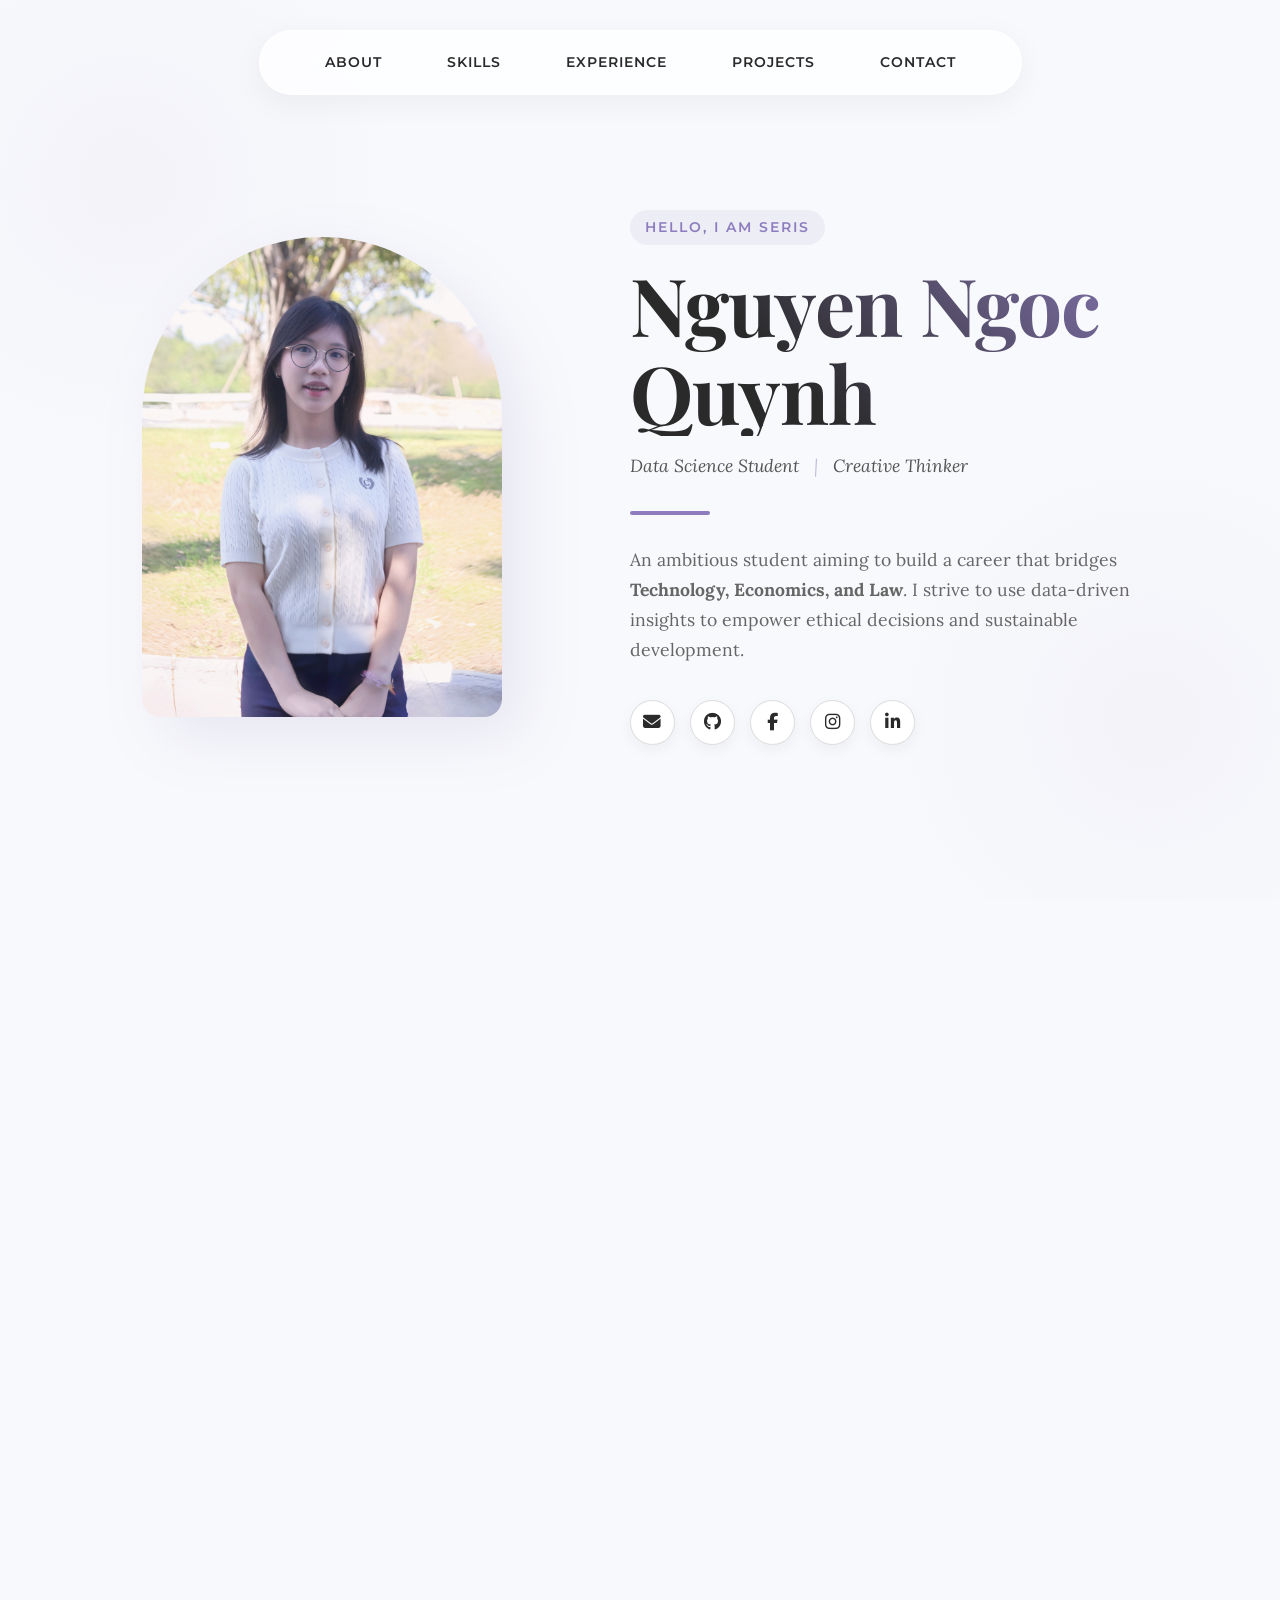
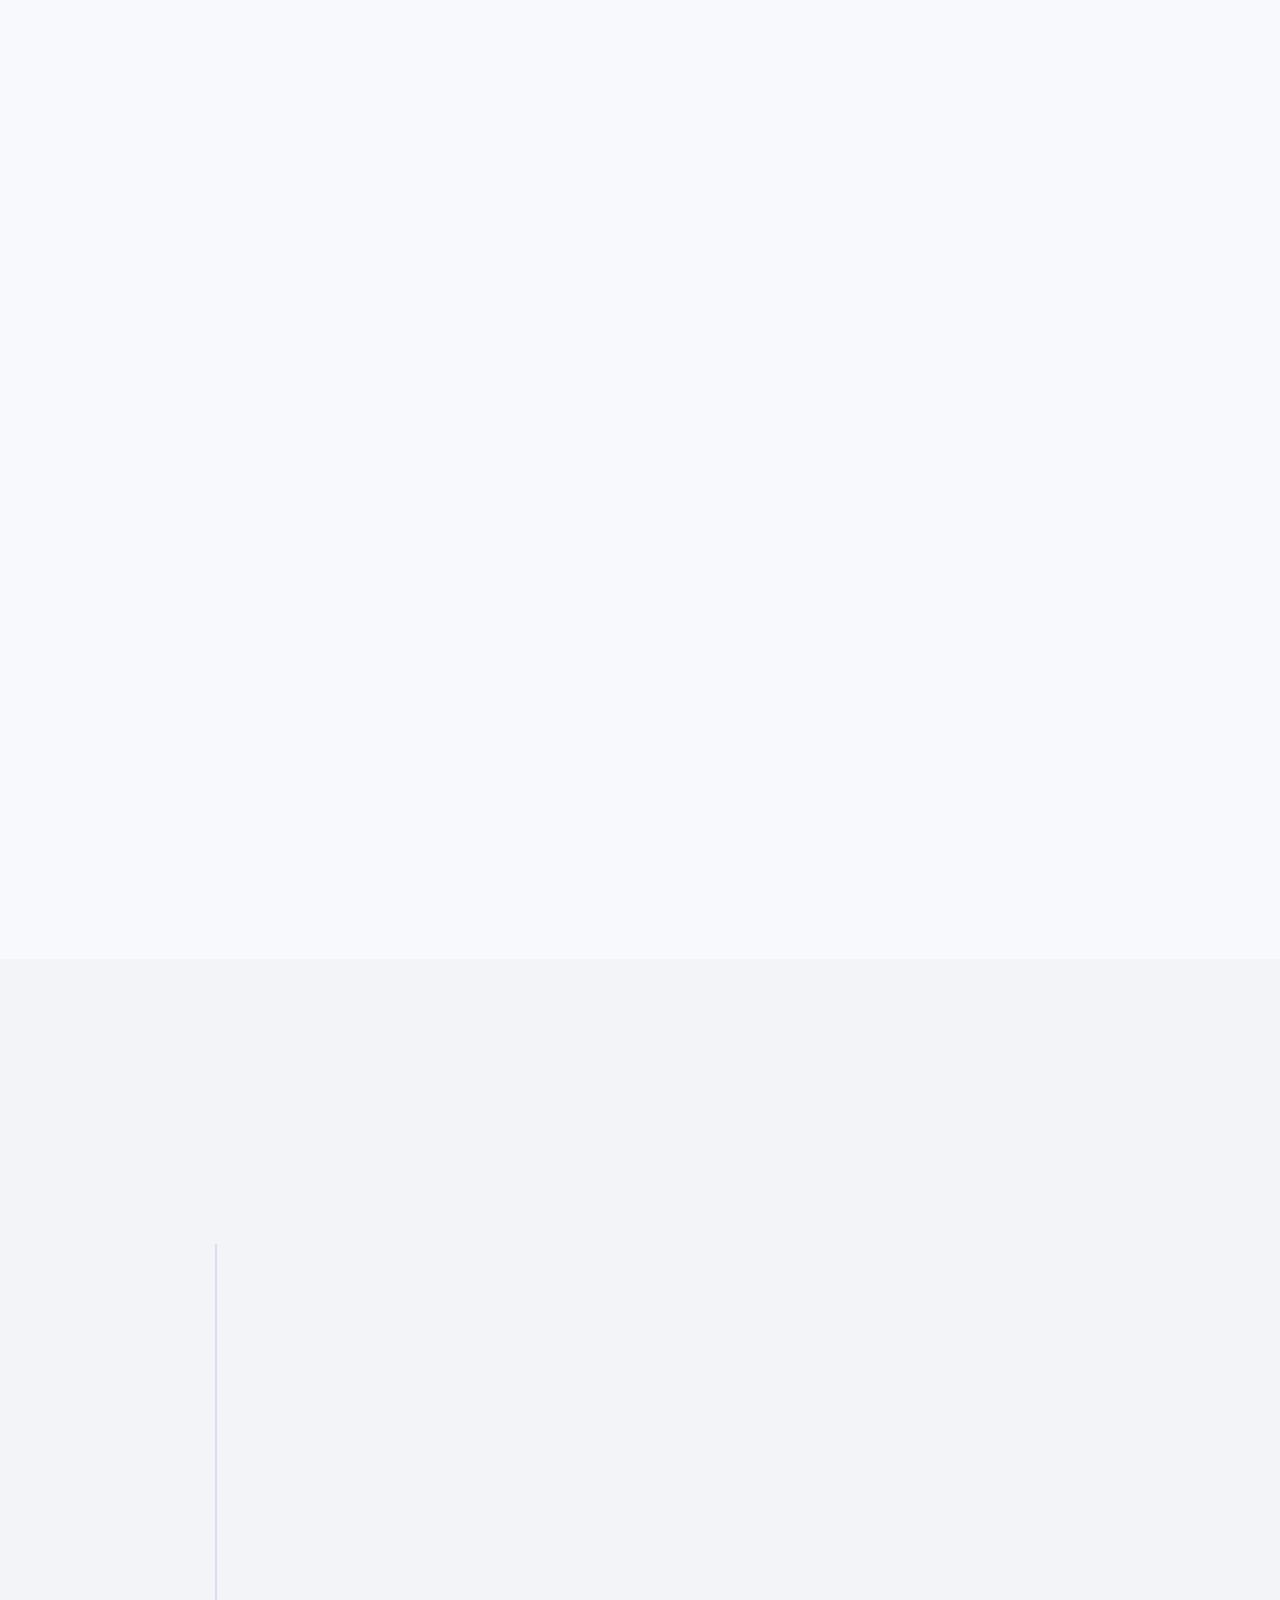
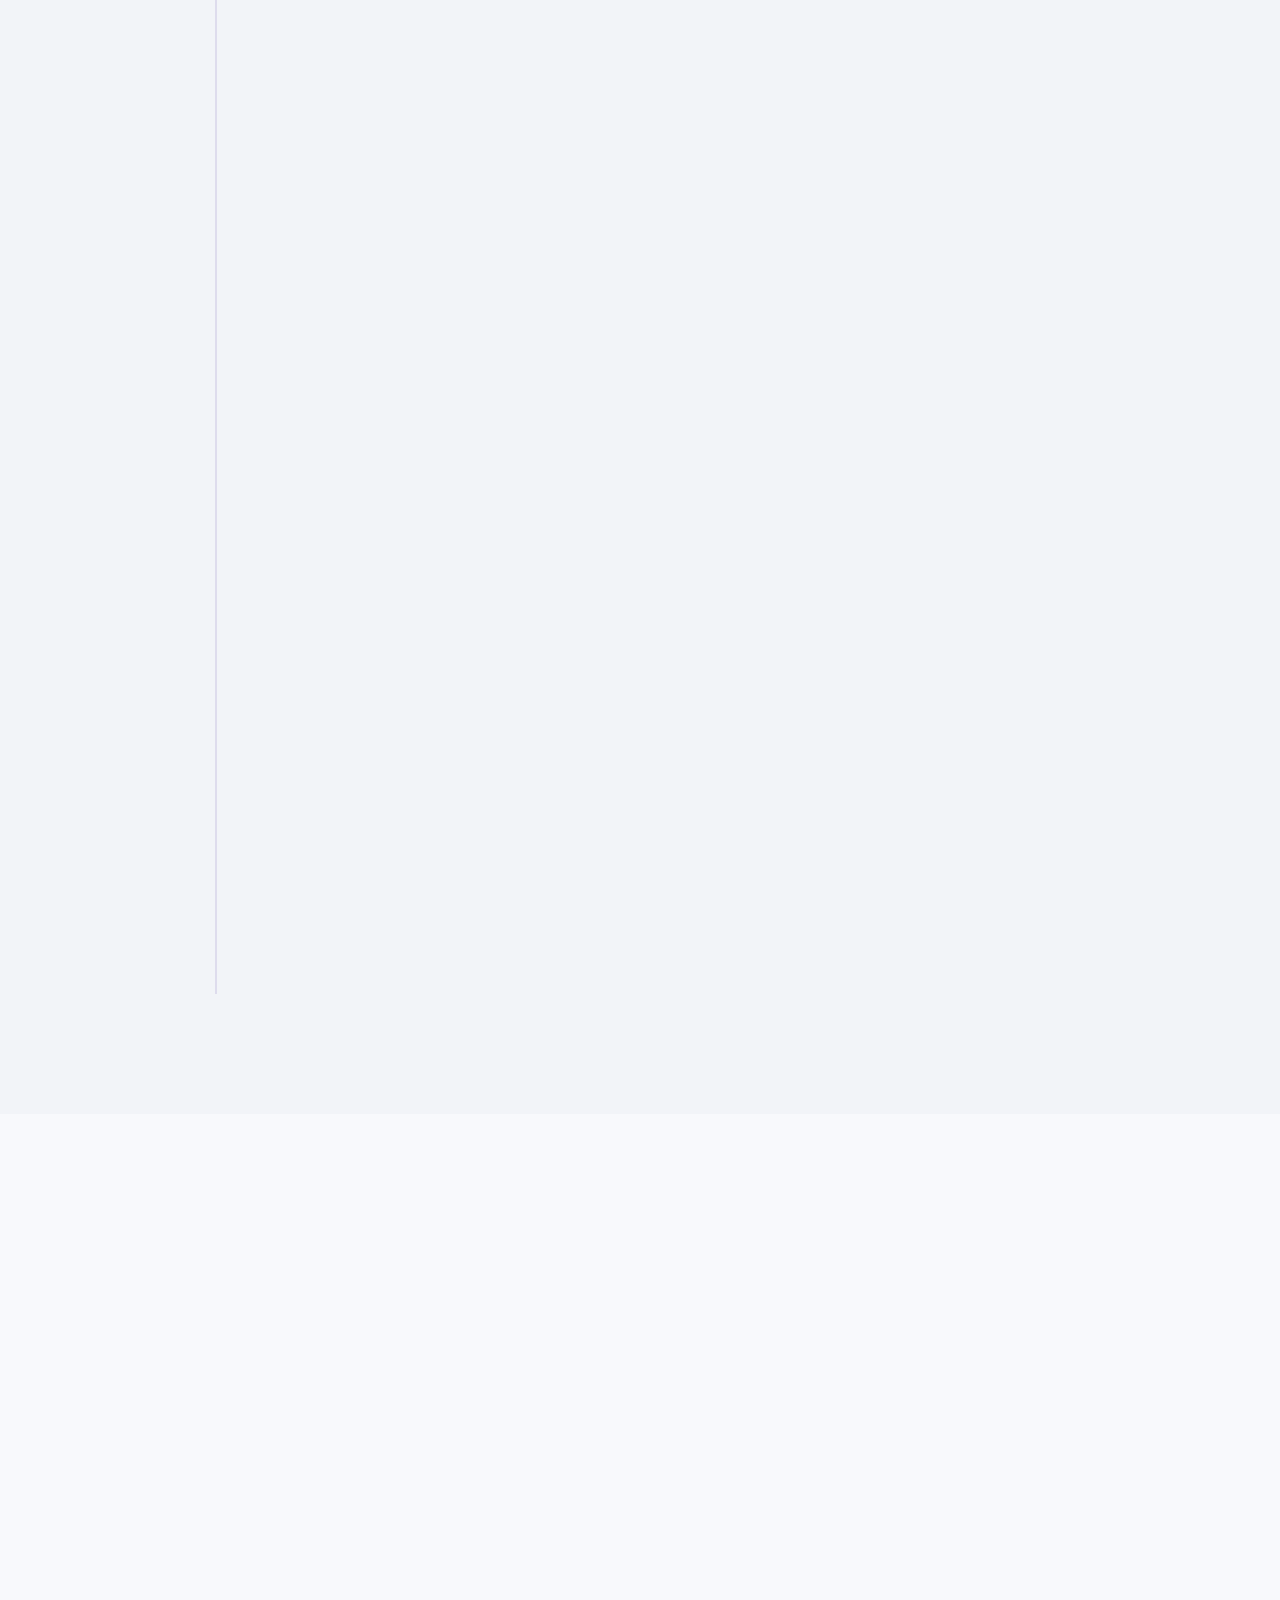
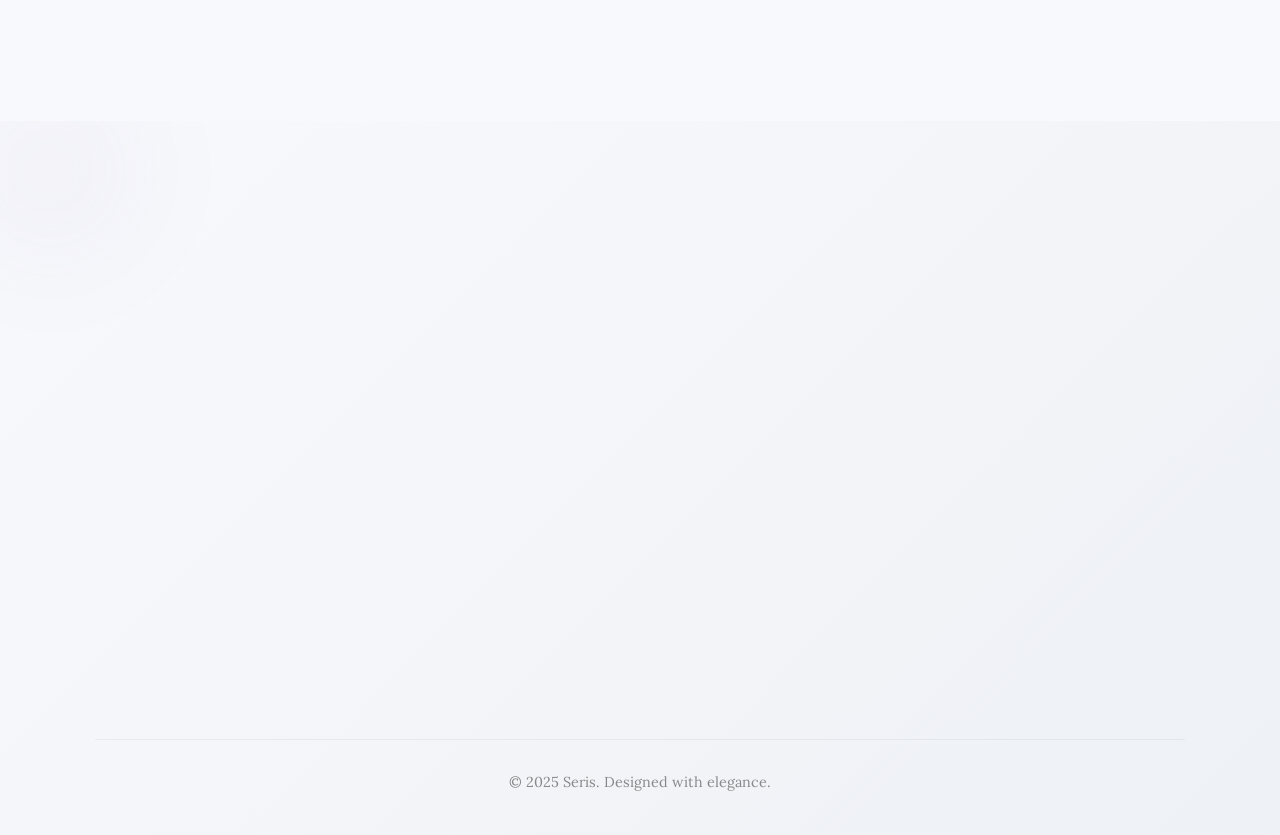
<file: index.html>
<!DOCTYPE html>
<html lang="en">
<head>
    <!-- Google tag (gtag.js) -->
<script async src="https://www.googletagmanager.com/gtag/js?id=G-JQ73M75MNN"></script>
<script>
  window.dataLayer = window.dataLayer || [];
  function gtag(){dataLayer.push(arguments);}
  gtag('js', new Date());

  gtag('config', 'G-JQ73M75MNN');
</script>
    <meta charset="UTF-8">
    <meta name="viewport" content="width=device-width, initial-scale=1.0">
    <title>Seris | Nguyen Ngoc Quynh Portfolio</title>
    
    <link rel="preconnect" href="https://fonts.googleapis.com">
    <link rel="preconnect" href="https://fonts.gstatic.com" crossorigin>
    <link href="https://fonts.googleapis.com/css2?family=Lora:ital,wght@0,400;0,500;1,400&family=Montserrat:wght@300;400;500;600&family=Playfair+Display:ital,wght@0,400;0,600;0,700;1,400&display=swap" rel="stylesheet">
    
    <link rel="stylesheet" href="https://cdnjs.cloudflare.com/ajax/libs/font-awesome/6.4.0/css/all.min.css">
    
    <link rel="stylesheet" href="style.css">
    <link rel="icon" type="image/png" href="images/favicon.png">
</head>
<body>

    <nav class="navbar">
        <div class="nav-container">
            <a href="#about">About</a>
            <a href="#skills">Skills</a>
            <a href="#experience">Experience</a>
            <a href="#projects">Projects</a>
            <a href="#contact">Contact</a>
        </div>
    </nav>

    <div class="mobile-menu-toggle" id="mobileMenuToggle">
        <span></span>
        <span></span>
        <span></span>
    </div>

    <div class="mobile-menu-overlay" id="mobileMenuOverlay"></div>

    <nav class="mobile-menu" id="mobileMenu">
        <a href="#about" class="mobile-menu-link">About</a>
        <a href="#skills" class="mobile-menu-link">Skills</a>
        <a href="#experience" class="mobile-menu-link">Experience</a>
        <a href="#projects" class="mobile-menu-link">Projects</a>
        <a href="#contact" class="mobile-menu-link">Contact</a>
    </nav>

    <header id="home" class="hero">
        <div class="container hero-layout">
            <div class="hero-image reveal">
                <div class="image-arch">
                    <img src="images/avatar.jpg" alt="Seris" onerror="this.src='https://images.unsplash.com/photo-1534528741775-53994a69daeb?q=80&w=1000&auto=format&fit=crop'">
                </div>
            </div>

            <div class="hero-text reveal">
                <p class="greeting">Hello, I am <span class="highlight-name">Seris</span></p>
                <h1 class="name">Nguyen Ngoc Quynh</h1>
                <p class="role">Data Science Student <span class="divider">|</span> Creative Thinker</p>
                
                <div class="bio-line"></div>
                
                <p class="bio">
                    An ambitious student aiming to build a career that bridges <strong>Technology, Economics, and Law</strong>. 
                    I strive to use data-driven insights to empower ethical decisions and sustainable development.
                </p>

                <div class="hero-socials">
                    <a href="mailto:serisnguyen@gmail.com" title="Email"><i class="fas fa-envelope"></i></a>
                    <a href="https://github.com/serisnguyen" title="GitHub" target="_blank"><i class="fab fa-github"></i></a>
                    <a href="https://www.facebook.com/nguyen.ngoc.quynh.34401/" title="Facebook" target="_blank"><i class="fab fa-facebook-f"></i></a>
                    <a href="https://www.instagram.com/qvnx._" title="Instagram" target="_blank"><i class="fab fa-instagram"></i></a>
                    <a href="https://www.linkedin.com/in/ngoc-quynh-nguyen-0b3a53388/" title="LinkedIn" target="_blank"><i class="fab fa-linkedin-in"></i></a>
                </div>
            </div>
        </div>
    </header>

    <section id="about" class="section about-section">
        <div class="container">
            <h2 class="section-title reveal">About Me</h2>
            <div class="about-grid reveal">
                <div class="about-card">
                    <div class="about-icon"><i class="fas fa-user-graduate"></i></div>
                    <h3>Who I Am</h3>
                    <p>I'm a passionate <span class="highlight-text">Data Science student</span> at UIT. My journey blends <strong>technology, economics, and law</strong> to solve real-world problems.</p>
                </div>
                <div class="about-card">
                    <div class="about-icon"><i class="fas fa-laptop-code"></i></div>
                    <h3>What I Do</h3>
                    <p>I specialize in <span class="highlight-text">data analysis</span>, ML, and strategy. Beyond code, I dive deep into <strong>content creation</strong> and leadership.</p>
                </div>
                <div class="about-card">
                    <div class="about-icon"><i class="fas fa-rocket"></i></div>
                    <h3>My Mission</h3>
                    <p>Bridging <span class="highlight-text">tech & impact</span>. I use data insights to empower <strong>ethical decision-making</strong> and sustainable development.</p>
                </div>
            </div>
        </div>
    </section>

    <section id="skills" class="section">
        <div class="container">
            <h2 class="section-title reveal">My Expertise</h2>
            <div class="skills-layout">
                
                <div class="skill-col reveal">
                    <h3 class="col-header"><i class="fas fa-graduation-cap"></i> Education</h3>
                    <div class="edu-card">
                        <div class="edu-icon"><i class="fas fa-university"></i></div>
                        <div class="edu-info">
                            <h4>University of Information Technology</h4>
                            <p class="edu-sub">VNU-HCM</p>
                            <div class="edu-divider"></div>
                            <p class="edu-major"><strong>Major:</strong> Data Science</p>
                            <p class="edu-year"><i class="far fa-calendar-alt"></i> 2025 - Present</p>
                        </div>
                        <div class="edu-bg-icon"><i class="fas fa-graduation-cap"></i></div>
                    </div>
                </div>

                <div class="skill-col reveal">
                    <h3 class="col-header"><i class="fas fa-award"></i> Honors & Certs</h3>
                    <div class="awards-list">
                        <div class="award-item">
                            <div class="award-icon"><i class="fas fa-medal"></i></div>
                            <div class="award-content">
                                <strong>City Level Excellence Award</strong>
                                <span>2nd Prize - Economics & Law (2025)</span>
                            </div>
                        </div>
                        <div class="award-item">
                            <div class="award-icon"><i class="fas fa-certificate"></i></div>
                            <div class="award-content">
                                <strong>Academic Excellence Award</strong>
                                <span>Outstanding Student (3 years)</span>
                            </div>
                        </div>
                        <div class="award-item">
                            <div class="award-icon"><i class="fab fa-microsoft"></i></div>
                            <div class="award-content">
                                <strong>MOS Specialist</strong>
                                <span>Word & Excel Certified</span>
                            </div>
                        </div>
                        <div class="award-item">
                            <div class="award-icon"><i class="fas fa-globe"></i></div>
                            <div class="award-content">
                                <strong>English Proficiency</strong>
                                <span>B2 Level (Upper Intermediate)</span>
                            </div>
                        </div>
                    </div>
                </div>

                <div class="skill-col reveal">
                    <h3 class="col-header"><i class="fas fa-layer-group"></i> Skills</h3>
                    <div class="skill-category">
                        <span class="cat-title">Tech Stack</span>
                        <div class="skill-tags">
                            <span><i class="fab fa-python"></i> Python</span>
                            <span><i class="fas fa-code"></i> C++</span>
                            <span><i class="fab fa-github"></i> GitHub</span>
                            <span><i class="fas fa-database"></i> SQL</span>
                            <span><i class="fas fa-pen-fancy"></i> Notion</span>
                            <span><i class="fas fa-palette"></i> Canva</span>
                            <span><i class="fas fa-video"></i> CapCut</span>
                            <span><i class="fab fa-microsoft"></i> MS Office</span>
                        </div>
                    </div>
                    <div class="skill-category">
                        <span class="cat-title">Soft Skills</span>
                        <div class="skill-tags soft">
                            <span>Strategic Organization</span>
                            <span>Critical Thinking</span>
                            <span>Public Speaking</span>
                            <span>Leadership</span>
                            <span>Teamwork</span>
                        </div>
                    </div>
                </div>
            </div>
        </div>
    </section>

    <section id="experience" class="section bg-light">
        <div class="container">
            <h2 class="section-title reveal">Professional Journey</h2>
            <div class="timeline-compact">
                
                <div class="timeline-item reveal">
                    <div class="time-col">
                        <span class="time-year">2023 - 2025</span>
                        <span class="time-place">NHHPTG Club</span>
                    </div>
                    <div class="content-col">
                        <h3>Content Writer & Mentor</h3>
                        <ul class="job-desc">
                            <li>Authored & localized <strong>communication materials</strong> for major campaigns.</li>
                            <li>Mentored junior members in <strong>photography & storytelling</strong> concepts.</li>
                            <li>Created <strong>viral content series</strong> boosting Fanpage engagement significantly.</li>
                        </ul>
                        <div class="exp-tags">
                            <span>Copywriting</span><span>Mentorship</span><span>Viral Content</span>
                        </div>
                    </div>
                </div>

                <div class="timeline-item reveal">
                    <div class="time-col">
                        <span class="time-year">2023 - 2024</span>
                        <span class="time-place">The Actopus Club</span>
                    </div>
                    <div class="content-col">
                        <h3>Head of Media</h3>
                        <ul class="job-desc">
                            <li>Directed media team in producing <strong>high-quality event visuals</strong>.</li>
                            <li>Developed <strong>strategic communication plans</strong> aligning with club KPI.</li>
                            <li>Managed cross-functional teamwork under tight deadlines.</li>
                        </ul>
                        <div class="exp-tags">
                            <span>Leadership</span><span>Media Planning</span><span>Management</span>
                        </div>
                    </div>
                </div>

                <div class="timeline-item reveal">
                    <div class="time-col">
                        <span class="time-year">Present</span>
                        <span class="time-place">Youth Union - ISE</span>
                    </div>
                    <div class="content-col">
                        <h3>Executive Committee Member</h3>
                        <ul class="job-desc">
                            <li>Leading <strong>youth activities</strong> & fostering class solidarity for KHDL2025.</li>
                            <li>Mobilizing students for <strong>large-scale faculty movements</strong> and events.</li>
                        </ul>
                        <div class="exp-tags">
                            <span>Event Organizing</span><span>Public Relations</span>
                        </div>
                    </div>
                </div>
                 
                 <div class="timeline-item reveal">
                    <div class="time-col">
                        <span class="time-year">Present</span>
                        <span class="time-place">GDGoC UIT</span>
                    </div>
                    <div class="content-col">
                        <h3>Operations Member & Speaker</h3>
                        <ul class="job-desc">
                            <li>Ensuring smooth workflow for club activities in the <strong>Operations team</strong>.</li>
                            <li>Ideating and organizing <strong>internal bonding activities</strong> to strengthen team connection and culture.</li>
                            <li>Selected as a <strong>Key Speaker</strong> for sharing session on "Business Analysis & BABOK".</li>
                        </ul>
                         <div class="exp-tags">
                            <span>Operations</span><span>Team Bonding</span><span>Public Speaking</span>
                        </div>
                    </div>
                </div>
            </div>
        </div>
    </section>

    <section id="projects" class="section">
        <div class="container">
            <h2 class="section-title reveal">Featured Projects</h2>
            <div class="projects-list">
                
                <div class="project-row reveal">
                    <div class="row-image">
                        <img src="images/project1.PNG" alt="TruthShield AI" style="object-position: center;">
                    </div>
                    <div class="row-content">
                        <div class="row-header-new">
                            <h3 class="row-title">TruthShield AI</h3>
                            <div class="row-meta">
                                <span class="badge">Spark IT Up 2025 Finalist</span>
                                <span class="tag">AI/ML</span><span class="tag">Startup</span>
                            </div>
                        </div>
                        <div class="project-grid-info">
                            <div class="info-box">
                                <i class="fas fa-bolt"></i>
                                <div><strong>Challenge</strong><p>Deepfake & Voice scams</p></div>
                            </div>
                            <div class="info-box">
                                <i class="fas fa-brain"></i>
                                <div><strong>Solution</strong><p>AI Detection System</p></div>
                            </div>
                            <div class="info-box">
                                <i class="fas fa-user-tie"></i>
                                <div><strong>My Role</strong><p>Team Leader & Pitching</p></div>
                            </div>
                            <div class="info-box highlight">
                                <i class="fas fa-trophy"></i>
                                <div><strong>Impact</strong><p>Top 20 Finalist (20/49)</p></div>
                            </div>
                        </div>
                        
                        <p class="project-summary">
                            Developed an AI-powered system to identify synthetic media. 
                            Out of 49 participating teams, we were selected as one of the <strong>Top 20 Finalists</strong> to compete in the intensive Hackathon and Final Round.
                        </p>
                        
                        <a href="https://github.com/serisnguyen/BeOnTop.git" class="btn-view" target="_blank">
                            View Github <i class="fas fa-arrow-right"></i>
                        </a>
                    </div>
                </div>

                <div class="project-row reveal">
                    <div class="row-image">
                        <img src="images/project2.JPG" alt="The Eutopia" style="object-position: center;">
                    </div>
                    <div class="row-content">
                        <div class="row-header-new">
                            <h3 class="row-title">The Eutopia</h3>
                            <div class="row-meta">
                                <span class="badge">Brand Identity 2024</span>
                                <span class="tag">Design</span><span class="tag">Management</span>
                            </div>
                        </div>
                        <div class="project-grid-info">
                            <div class="info-box">
                                <i class="fas fa-pen-nib"></i>
                                <div><strong>Focus</strong><p>Publications & Brand</p></div>
                            </div>
                            <div class="info-box">
                                <i class="fas fa-users-cog"></i>
                                <div><strong>My Role</strong><p>Design Team Leader</p></div>
                            </div>
                            <div class="info-box highlight">
                                <i class="fas fa-hourglass-half"></i>
                                <div><strong>Responsibility</strong><p>Progress & Deadline</p></div>
                            </div>
                        </div>
                        
                        <p class="project-summary">
                            Led the design team in creating visual assets and key publications. 
                            Beyond <strong>hands-on designing</strong>, I managed the team's workflow, monitored progress daily, and urged members to ensure strict adherence to deadlines.
                        </p>
                        
                        <a href="https://www.facebook.com/theeutopia.project" class="btn-view" target="_blank">
                            View Facebook <i class="fas fa-arrow-right"></i>
                        </a>
                    </div>
                </div>

                <div class="project-row reveal">
                    <div class="row-image">
                        <img src="images/project3.JPG" alt="Song Quang" style="object-position: top;">
                    </div>
                    <div class="row-content">
                        <div class="row-header-new">
                            <h3 class="row-title">Song Quang</h3>
                            <div class="row-meta">
                                <span class="badge">Photography Contest</span>
                                <span class="tag">Art</span><span class="tag">Culture</span>
                            </div>
                        </div>
                        <div class="project-grid-info">
                            <div class="info-box">
                                <i class="fas fa-camera-retro"></i>
                                <div><strong>Concept</strong><p>Modern vs Traditional</p></div>
                            </div>
                            <div class="info-box">
                                <i class="fas fa-pen-fancy"></i>
                                <div><strong>My Role</strong><p>Content Mentor</p></div>
                            </div>
                            <div class="info-box highlight">
                                <i class="fas fa-users"></i>
                                <div><strong>Support</strong><p>Huỳnh Long Troupe</p></div>
                            </div>
                        </div>
                        
                        <p class="project-summary">
                            A visual journey capturing the "dual aura" of dynamic youth and timeless 'Cải lương' art. 
                            As a <strong>Content Mentor</strong>, I guided the team in refining captions and storytelling, ensuring every post conveyed the right message and emotion before publication.
                        </p>
                        
                        <a href="https://www.behance.net/gallery/231503645/SONG-QUANG" class="btn-view" target="_blank">
                            View on Behance <i class="fas fa-arrow-right"></i>
                        </a>
                    </div>
                </div>
            </div>
        </div>
    </section>

    <footer id="contact" class="footer">
        <div class="container">
            <div class="contact-card reveal">
                <h2 class="contact-title">Let's Work Together</h2>
                <p class="contact-text">Open for internships, collaborations, and meaningful conversations about Data Science, Law, and Technology.</p>
                
                <a href="mailto:serisnguyen@gmail.com" class="cta-button">
                    <i class="fas fa-envelope"></i> serisnguyen@gmail.com
                </a>

                <div class="social-links">
                    <a href="https://github.com/serisnguyen" target="_blank" class="social-btn" title="GitHub"><i class="fab fa-github"></i></a>
                    <a href="https://www.facebook.com/nguyen.ngoc.quynh.34401/" target="_blank" class="social-btn" title="Facebook"><i class="fab fa-facebook-f"></i></a>
                    <a href="https://www.instagram.com/qvnx._" target="_blank" class="social-btn" title="Instagram"><i class="fab fa-instagram"></i></a>
                    <a href="https://www.linkedin.com/in/ngoc-quynh-nguyen-0b3a53388/" target="_blank" class="social-btn" title="LinkedIn"><i class="fab fa-linkedin-in"></i></a>
                </div>
            </div>
            
            <div class="copyright">
                <p>© 2025 Seris. Designed with elegance.</p>
            </div>
        </div>
    </footer>

    <a href="#" id="backToTop" class="back-to-top" title="Back to Top">
        <i class="fas fa-arrow-up"></i>
    </a>

    <script src="script.js"></script>
</body>
</html>
</file>
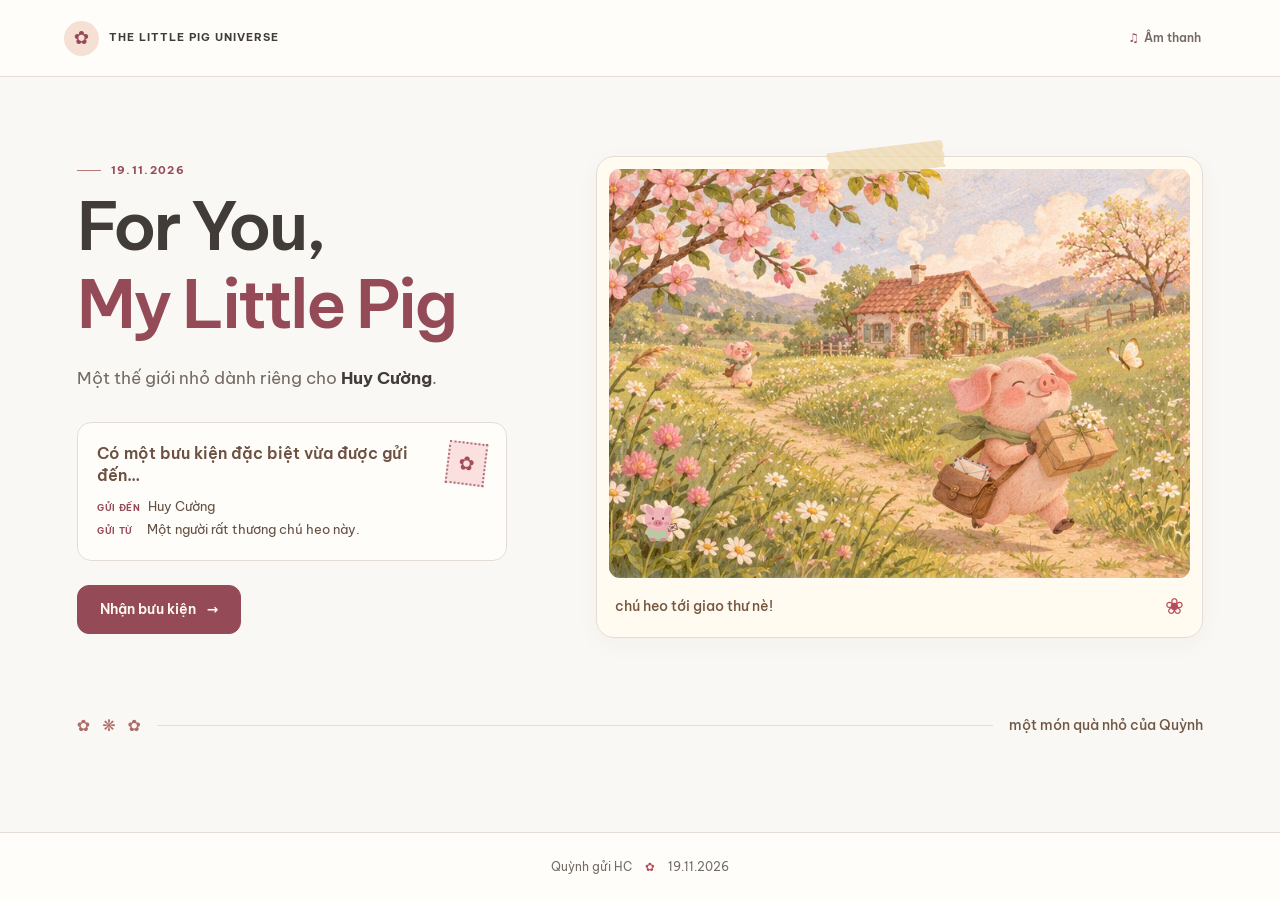
<file: for-you-my-little-pig/index.html>
<!doctype html>
<html lang="vi">
<head>
  <meta charset="utf-8">
  <meta name="viewport" content="width=device-width, initial-scale=1, viewport-fit=cover">
  <meta name="theme-color" content="#fff8eb">
  <meta name="robots" content="noindex, nofollow">
  <meta name="description" content="Một thế giới nhỏ Quỳnh làm riêng cho Huy Cường, ngày 19.11.2026.">
  <title>FOR YOU, MY LITTLE PIG — Huy Cường</title>
  <link rel="preload" as="image" href="assets/meadow.jpg">
  <link rel="stylesheet" href="styles.css?v=20261117-letter">
  <script defer src="gift-config.js?v=20261119-stars"></script>
  <script defer src="gift-custom.js?v=e1d2fd9d837e"></script>
  <script defer src="album-photos.js"></script>
  <script defer src="gift-type.js?v=20261117-ui2"></script>
  <script defer src="app.js?v=20261117-audio"></script>
</head>
<body>
  <header class="masthead">
    <div class="mast-inner">
      <button class="brand" data-go="intro" aria-label="Về bưu kiện"><span class="brand-mark" aria-hidden="true">✿</span><span>THE LITTLE PIG <i>UNIVERSE</i></span></button>
      <nav aria-label="Điều hướng"><button id="map-nav" class="quiet" data-go="map" hidden>Bản đồ</button><button id="music-nav" class="quiet music-button" data-action="sound" aria-label="Điều khiển âm thanh"><span aria-hidden="true">♫</span> <span id="music-label">Âm thanh</span></button></nav>
    </div>
  </header>
  <main id="app" tabindex="-1"></main>
  <div id="announcer" class="sr-only" aria-live="polite"></div>
  <dialog id="dialog" aria-labelledby="dialog-title"><section class="dialog-body"><button class="icon-close" data-action="close" aria-label="Đóng">×</button><div id="dialog-content"></div></section></dialog>
  <audio id="background-audio" preload="none"></audio>
  <audio id="voice-audio" preload="none"></audio>
  <footer><span>Quỳnh gửi HC</span><span aria-hidden="true">✿</span><time datetime="2026-11-19">19.11.2026</time></footer>
  <noscript>HC bật JavaScript trong trình duyệt để mở bưu kiện nha.</noscript>
</body>
</html>
</file>
<file: style.css>
/* --- VARIABLES & RESET --- */
:root {
    --bg-color: #f8f9fc;
    --card-bg: #ffffff;
    --card-dark: #1e1e24;
    --text-main: #2a2a2a;
    --text-muted: #666;
    --accent: #8e7dbe;
    --accent-dark: #6a5acd;
    --accent-glow: rgba(142, 125, 190, 0.35);
    
    --font-heading: 'Playfair Display', serif;
    --font-body: 'Lora', serif;
    --font-sans: 'Montserrat', sans-serif;
    
    --container: 1140px;
    --radius: 16px;
    --shadow-soft: 0 10px 40px -10px rgba(0,0,0,0.08);
    --shadow-hover: 0 20px 50px -10px rgba(142, 125, 190, 0.25);
}

* { margin: 0; padding: 0; box-sizing: border-box; }
html { scroll-behavior: smooth; }

body {
    background-color: var(--bg-color);
    color: var(--text-main);
    font-family: var(--font-body);
    font-size: 16px;
    line-height: 1.7;
    background-image: radial-gradient(circle at 10% 20%, rgba(142, 125, 190, 0.05) 0%, transparent 20%),
                      radial-gradient(circle at 90% 80%, rgba(142, 125, 190, 0.05) 0%, transparent 20%);
    background-attachment: fixed;
}

a { text-decoration: none; color: inherit; transition: 0.3s cubic-bezier(0.25, 0.8, 0.25, 1); }
img { width: 100%; display: block; object-fit: cover; }
ul { list-style: none; }

.container { max-width: var(--container); margin: 0 auto; padding: 0 25px; }

/* --- NAVBAR --- */
.navbar {
    display: flex; justify-content: center; padding: 30px 0 20px; 
    position: fixed; width: 100%; top: 0; z-index: 1000; pointer-events: none;
    transition: padding 0.3s;
}

.nav-container {
    pointer-events: auto;
    background: rgba(255, 255, 255, 0.75);
    backdrop-filter: blur(20px) saturate(180%);
    -webkit-backdrop-filter: blur(20px) saturate(180%);
    padding: 10px 50px; border-radius: 50px;
    display: flex; justify-content: center; gap: 35px;
    border: 1px solid rgba(255, 255, 255, 0.6);
    box-shadow: 0 8px 32px rgba(0, 0, 0, 0.05);
    transition: all 0.4s ease;
}

.nav-container:hover {
    background: rgba(255, 255, 255, 0.95);
    box-shadow: 0 15px 40px rgba(142, 125, 190, 0.15);
    transform: translateY(-2px);
}

.nav-container a {
    font-family: var(--font-sans); font-weight: 600; font-size: 0.85rem;
    color: var(--text-main); text-transform: uppercase; letter-spacing: 1px;
    padding: 10px 15px; position: relative;
}

.nav-container a::after {
    content: ''; position: absolute; bottom: 5px; left: 50%; transform: translateX(-50%);
    width: 0; height: 2px; background: var(--accent); transition: 0.3s ease; opacity: 0;
}
.nav-container a:hover { color: var(--accent); }
.nav-container a:hover::after { width: 60%; opacity: 1; }

/* --- MOBILE MENU --- */
.mobile-menu-toggle {
    display: none; position: fixed; top: 20px; right: 20px; z-index: 2000;
    background: rgba(255, 255, 255, 0.9); border: 1px solid rgba(0,0,0,0.05);
    border-radius: 50%; width: 50px; height: 50px; cursor: pointer; pointer-events: auto;
    flex-direction: column; align-items: center; justify-content: center; gap: 5px;
    box-shadow: 0 5px 20px rgba(0,0,0,0.1);
}
.mobile-menu-toggle span { display: block; width: 24px; height: 2px; background: var(--text-main); transition: 0.4s; }
.mobile-menu-toggle.active span:nth-child(1) { transform: rotate(45deg) translate(5px, 5px); }
.mobile-menu-toggle.active span:nth-child(2) { opacity: 0; }
.mobile-menu-toggle.active span:nth-child(3) { transform: rotate(-45deg) translate(7px, -7px); }

.mobile-menu-overlay {
    display: none; position: fixed; top: 0; left: 0; width: 100%; height: 100vh;
    background: rgba(0,0,0,0.4); backdrop-filter: blur(5px);
    z-index: 1500; opacity: 0; pointer-events: none; transition: 0.4s;
}
.mobile-menu-overlay.active { opacity: 1; pointer-events: auto; }

.mobile-menu {
    display: none; position: fixed; top: 0; right: -100%; width: 300px; height: 100vh;
    background: #fff; z-index: 1800; padding: 100px 40px;
    transition: right 0.5s cubic-bezier(0.77, 0, 0.175, 1);
    box-shadow: -10px 0 40px rgba(0,0,0,0.1);
}
.mobile-menu.active { right: 0; }
.mobile-menu a {
    display: block; font-family: var(--font-heading); font-size: 1.8rem;
    color: var(--text-main); margin-bottom: 25px; transition: 0.3s;
}
.mobile-menu a:hover { color: var(--accent); padding-left: 10px; }

/* --- HERO SECTION --- */
.hero { min-height: 95vh; display: flex; align-items: center; padding-top: 100px; }
.hero-layout { display: grid; grid-template-columns: 0.9fr 1.1fr; gap: 80px; align-items: center; }

@keyframes float {
    0% { transform: translateY(0px); } 50% { transform: translateY(-15px); } 100% { transform: translateY(0px); }
}
.hero-image { display: flex; justify-content: center; order: 1; }
.image-arch {
    width: 360px; height: 480px; border-radius: 200px 200px 20px 20px; overflow: hidden;
    box-shadow: 20px 20px 60px rgba(142, 125, 190, 0.15);
    animation: float 6s ease-in-out infinite; position: relative;
}
.image-arch img { width: 100%; height: 100%; object-position: center top; transition: 0.5s; }
.image-arch:hover img { transform: scale(1.05); }

.hero-text { order: 2; }
.greeting { 
    font-family: var(--font-sans); font-weight: 600; text-transform: uppercase; letter-spacing: 2px;
    font-size: 0.9rem; color: var(--accent); margin-bottom: 15px; 
    display: inline-block; padding: 5px 15px; background: rgba(142, 125, 190, 0.1); border-radius: 20px;
}
.name { 
    font-family: var(--font-heading); font-size: 5rem; font-weight: 700; line-height: 1.1; margin-bottom: 15px; letter-spacing: -1px;
    background: linear-gradient(45deg, var(--text-main) 30%, var(--accent) 100%);
    -webkit-background-clip: text; -webkit-text-fill-color: transparent;
}
.role { font-family: var(--font-body); font-size: 1.1rem; color: #555; margin-bottom: 30px; font-style: italic;}
.divider { color: var(--accent); margin: 0 10px; opacity: 0.5; }
.bio-line { width: 80px; height: 4px; background: var(--accent); margin-bottom: 30px; border-radius: 2px; }
.bio { font-size: 1.1rem; max-width: 500px; color: var(--text-muted); margin-bottom: 35px; }

.hero-socials { display: flex; gap: 15px; }
.hero-socials a {
    width: 45px; height: 45px; border-radius: 50%; display: flex; align-items: center; justify-content: center;
    border: 1px solid #ddd; color: var(--text-main); font-size: 1.1rem; background: #fff;
    box-shadow: 0 5px 15px rgba(0,0,0,0.05);
}
.hero-socials a:hover {
    background: var(--accent); color: #fff; border-color: var(--accent);
    transform: translateY(-5px); box-shadow: 0 10px 20px var(--accent-glow);
}

/* --- SECTION COMMON --- */
.section { padding: 120px 0; position: relative; }
.section.bg-light { background-color: #f2f4f8; }
.section-title {
    font-family: var(--font-heading); font-size: 3.5rem; text-align: center; margin-bottom: 70px; 
    color: var(--text-main); position: relative; display: inline-block; width: 100%;
}

/* --- ABOUT CARDS --- */
.about-grid { display: grid; grid-template-columns: repeat(3, 1fr); gap: 30px; }
.about-card {
    background: var(--card-bg); padding: 50px 30px; border-radius: var(--radius);
    text-align: center; border: 1px solid rgba(0,0,0,0.03);
    box-shadow: var(--shadow-soft); transition: all 0.4s ease;
}
.about-card:hover { transform: translateY(-15px); box-shadow: var(--shadow-hover); }
.about-icon {
    width: 80px; height: 80px; margin: 0 auto 30px;
    background: rgba(142, 125, 190, 0.1); border-radius: 50%;
    display: flex; align-items: center; justify-content: center;
    font-size: 2rem; color: var(--accent); transition: 0.4s;
}
.about-card:hover .about-icon { background: var(--accent); color: #fff; transform: rotate(10deg) scale(1.1); }
.about-card h3 { font-family: var(--font-heading); font-size: 1.5rem; margin-bottom: 15px; }
.highlight-text { color: var(--accent); font-weight: 600; }

/* --- SKILLS SECTION --- */
.skills-layout { display: grid; grid-template-columns: repeat(3, 1fr); gap: 40px; align-items: start; }
.col-header {
    font-family: var(--font-heading); font-size: 1.8rem; margin-bottom: 25px; display: flex;
    align-items: center; gap: 10px; color: var(--text-main); border-bottom: 2px solid rgba(142, 125, 190, 0.2);
    padding-bottom: 10px;
}
.col-header i { color: var(--accent); font-size: 1.5rem; }

/* Edu Card */
.edu-card {
    background: #fff; padding: 30px; border-radius: 16px; box-shadow: 0 10px 30px rgba(0,0,0,0.05);
    position: relative; overflow: hidden; border: 1px solid rgba(0,0,0,0.03); transition: 0.3s;
}
.edu-card:hover { transform: translateY(-5px); box-shadow: 0 20px 40px rgba(142, 125, 190, 0.15); border-color: var(--accent); }
.edu-icon {
    width: 50px; height: 50px; background: var(--accent); color: #fff;
    border-radius: 10px; display: flex; align-items: center; justify-content: center;
    font-size: 1.5rem; margin-bottom: 20px;
}
.edu-info h4 { font-family: var(--font-heading); font-size: 1.3rem; line-height: 1.3; margin-bottom: 5px; }
.edu-sub { color: #666; font-style: italic; font-size: 0.95rem; }
.edu-divider { width: 40px; height: 3px; background: #eee; margin: 15px 0; }
.edu-major { font-size: 1rem; color: var(--text-main); margin-bottom: 8px; }
.edu-year { font-size: 0.9rem; color: #888; font-weight: 500; }
.edu-year i { margin-right: 5px; color: var(--accent); }
.edu-bg-icon {
    position: absolute; bottom: -20px; right: -20px; font-size: 8rem;
    color: var(--accent); opacity: 0.05; transform: rotate(-15deg); pointer-events: none;
}

/* Awards List */
.awards-list { display: flex; flex-direction: column; gap: 15px; }
.award-item {
    display: flex; align-items: flex-start; gap: 15px; padding: 15px; background: #fff;
    border-radius: 12px; box-shadow: 0 4px 10px rgba(0,0,0,0.03); transition: 0.3s;
    border-left: 3px solid transparent;
}
.award-item:hover { transform: translateX(5px); border-left-color: var(--accent); box-shadow: 0 5px 15px rgba(0,0,0,0.08); }
.award-icon {
    min-width: 40px; height: 40px; background: rgba(142, 125, 190, 0.1); border-radius: 50%;
    color: var(--accent); display: flex; align-items: center; justify-content: center; font-size: 1.1rem; margin-top: 2px;
}
.award-content { display: flex; flex-direction: column; }
.award-content strong { font-family: var(--font-heading); font-size: 1.05rem; line-height: 1.2; margin-bottom: 4px; }
.award-content span { font-size: 0.85rem; color: #666; }

/* Skill Chips */
.skill-category { margin-bottom: 30px; }
.cat-title {
    display: block; font-family: var(--font-sans); font-weight: 700; text-transform: uppercase;
    font-size: 0.85rem; color: #888; margin-bottom: 15px; letter-spacing: 1px;
}
.skill-tags { display: flex; flex-wrap: wrap; gap: 10px; }
.skill-tags span {
    display: inline-flex; align-items: center; gap: 6px; padding: 8px 16px; background: #fff;
    border: 1px solid #eee; border-radius: 30px; font-size: 0.9rem; font-weight: 500; color: #444;
    transition: all 0.3s; box-shadow: 0 2px 5px rgba(0,0,0,0.02);
}
.skill-tags span i { color: var(--accent); }
.skill-tags span:hover {
    background: var(--accent); color: #fff; border-color: var(--accent);
    transform: translateY(-3px) scale(1.05); box-shadow: 0 5px 15px rgba(142, 125, 190, 0.3);
}
.skill-tags span:hover i { color: #fff; }

/* --- EXPERIENCE (UPGRADED) --- */
.timeline-compact { max-width: 850px; margin: 0 auto; border-left: 2px solid rgba(142, 125, 190, 0.2); }
.timeline-item { display: flex; padding: 0 0 50px 50px; position: relative; }
.timeline-item:last-child { padding-bottom: 0; }
.timeline-item::before {
    content: ''; position: absolute; left: -9px; top: 5px;
    width: 16px; height: 16px; background: #fff; border: 3px solid var(--accent); border-radius: 50%;
    transition: 0.3s; z-index: 1;
}
.timeline-item:hover::before { background: var(--accent); box-shadow: 0 0 15px var(--accent-glow); transform: scale(1.2); }

.time-col { width: 140px; flex-shrink: 0; padding-top: 3px; }
.time-year { display: block; font-family: var(--font-heading); font-weight: 700; font-size: 1.2rem; color: var(--accent); }
.time-place { font-family: var(--font-sans); font-weight: 500; font-size: 0.95rem; color: #444; }

.content-col {
    background: #fff; padding: 30px; border-radius: 12px; width: 100%;
    box-shadow: 0 5px 20px rgba(0,0,0,0.02); transition: 0.3s;
    border-left: 4px solid var(--accent); /* Điểm nhấn viền trái */
    position: relative;
}

.timeline-item:hover .content-col { transform: translateX(10px); box-shadow: 0 15px 40px rgba(0,0,0,0.08); }

.content-col h3 {
    font-family: var(--font-heading); font-size: 1.6rem; margin-bottom: 15px;
    font-weight: 700; color: var(--text-main);
}

.job-desc { list-style: none; padding: 0; margin-bottom: 20px; }
.job-desc li {
    margin-bottom: 12px; font-size: 1.05rem; line-height: 1.6; color: #555;
    position: relative; padding-left: 30px;
}

/* Icon dấu tích cho từng dòng mô tả */
.job-desc li::before {
    content: '\f00c'; /* FontAwesome Check Icon */
    font-family: 'Font Awesome 6 Free'; font-weight: 900;
    position: absolute; left: 0; top: 2px;
    width: 20px; height: 20px;
    color: var(--accent); font-size: 0.9rem;
}

.job-desc li strong { color: var(--text-main); font-weight: 600; }

/* Experience Tags (Pill Style) */
.exp-tags { margin-top: 20px; display: flex; flex-wrap: wrap; gap: 10px; padding-top: 15px; border-top: 1px solid #f0f0f0; }
.exp-tags span {
    font-family: var(--font-sans); font-size: 0.75rem; background: #f4f2fa;
    color: var(--accent); padding: 5px 12px; border-radius: 20px;
    font-weight: 600; text-transform: uppercase; letter-spacing: 0.5px;
    transition: 0.3s;
}
.timeline-item:hover .exp-tags span { background: var(--accent); color: #fff; }


/* --- PROJECTS --- */
.projects-list { display: flex; flex-direction: column; gap: 80px; }
.project-row {
    display: grid; grid-template-columns: 0.8fr 1.2fr; gap: 40px; align-items: start;
    padding: 40px; background: #fff; color: var(--text-main); border: 1px solid rgba(0,0,0,0.05);
    border-radius: 20px; box-shadow: 0 10px 30px rgba(0,0,0,0.05); transition: 0.3s;
}
.project-row:hover {
    transform: translateY(-5px); box-shadow: 0 20px 50px rgba(142, 125, 190, 0.15);
    border-color: rgba(142, 125, 190, 0.3);
}
.row-image { height: 100%; min-height: 300px; border-radius: 12px; overflow: hidden; box-shadow: 0 5px 15px rgba(0,0,0,0.1); }
.row-image img { height: 100%; width: 100%; object-fit: cover; filter: grayscale(100%); transition: 0.6s ease; }
.project-row:hover .row-image img { filter: grayscale(0%); transform: scale(1.05); }

.row-content { padding: 0; border: none; }
.row-header-new { margin-bottom: 25px; border-bottom: 1px solid #eee; padding-bottom: 15px; }
.row-title { color: var(--text-main); font-size: 2rem; margin-bottom: 10px; font-style: normal; font-family: var(--font-heading);}
.row-meta { display: flex; gap: 10px; flex-wrap: wrap; align-items: center; }
.badge {
    background: #222; color: #fff; font-size: 0.75rem; padding: 4px 10px;
    border-radius: 4px; font-family: var(--font-sans); font-weight: 600; text-transform: uppercase;
}
.tag {
    color: var(--accent); background: transparent; border: 1px solid var(--accent);
    font-size: 0.75rem; padding: 3px 10px; border-radius: 20px; font-family: var(--font-sans);
}

.project-grid-info { display: grid; grid-template-columns: repeat(2, 1fr); gap: 20px; margin-bottom: 25px; }
.info-box { display: flex; align-items: flex-start; gap: 12px; }
.info-box i {
    color: var(--accent); font-size: 1.2rem; margin-top: 3px;
    background: rgba(142, 125, 190, 0.1); width: 35px; height: 35px;
    display: flex; align-items: center; justify-content: center; border-radius: 8px;
}
.info-box strong {
    display: block; font-size: 0.85rem; text-transform: uppercase; color: #888;
    margin-bottom: 2px; font-family: var(--font-sans);
}
.info-box p { font-size: 1rem; font-weight: 600; line-height: 1.3; color: var(--text-main); margin: 0; }
.info-box.highlight p { color: var(--accent); }
.project-summary { color: #555; margin-bottom: 25px; font-size: 1rem; }
.btn-view {
    display: inline-flex; align-items: center; gap: 8px; font-family: var(--font-sans);
    font-weight: 600; color: var(--text-main); font-size: 0.9rem;
    border-bottom: 2px solid var(--accent); padding-bottom: 2px; transition: 0.3s;
}
.btn-view:hover { color: var(--accent); gap: 12px; }

/* --- CONTACT FOOTER --- */
.footer {
    background: linear-gradient(135deg, #f8f9fc 0%, #eef1f5 100%);
    position: relative; padding: 100px 0 40px; overflow: hidden;
}
.footer::before {
    content: ''; position: absolute; top: -50px; left: -50px; width: 200px; height: 200px;
    background: var(--accent); opacity: 0.05; border-radius: 50%; filter: blur(50px);
}
.contact-card {
    background: rgba(255, 255, 255, 0.8); backdrop-filter: blur(10px);
    border: 1px solid rgba(255,255,255,0.5); border-radius: 24px;
    padding: 60px 40px; max-width: 800px; margin: 0 auto 50px;
    box-shadow: 0 20px 60px rgba(142, 125, 190, 0.15); text-align: center;
    position: relative; z-index: 1; display: flex; flex-direction: column; align-items: center;
}
.contact-title {
    font-family: var(--font-heading); font-size: 3rem; margin-bottom: 15px; font-style: italic;
    background: linear-gradient(45deg, var(--text-main), var(--accent));
    -webkit-background-clip: text; -webkit-text-fill-color: transparent;
}
.contact-text {
    font-size: 1.1rem; color: #666; margin-bottom: 40px; max-width: 500px;
    margin-left: auto; margin-right: auto;
}
.cta-button {
    display: inline-flex; align-items: center; gap: 10px;
    background: var(--accent); color: #fff; padding: 15px 40px;
    border-radius: 50px; font-size: 1.1rem; font-weight: 600;
    transition: 0.3s; box-shadow: 0 10px 20px rgba(142, 125, 190, 0.3);
}
.cta-button:hover {
    transform: translateY(-3px); box-shadow: 0 15px 30px rgba(142, 125, 190, 0.4); color: #fff;
}
.social-links { display: flex; justify-content: center; gap: 20px; margin-top: 40px; }
.social-btn {
    width: 50px; height: 50px; border-radius: 50%; background: #fff;
    display: flex; align-items: center; justify-content: center;
    font-size: 1.2rem; color: var(--text-main); border: 1px solid #eee; transition: 0.3s;
}
.social-btn:hover {
    background: var(--accent); color: #fff; border-color: var(--accent);
    transform: translateY(-3px) rotate(10deg);
}
.copyright { border-top: 1px solid rgba(0,0,0,0.05); padding-top: 30px; font-size: 0.9rem; color: #888; text-align: center; }

/* --- BACK TO TOP BUTTON --- */
.back-to-top {
    position: fixed; bottom: 30px; right: 30px; z-index: 999;
    width: 50px; height: 50px;
    background: linear-gradient(135deg, var(--accent), var(--accent-dark));
    border-radius: 50%; display: flex; align-items: center; justify-content: center;
    color: #fff; font-size: 1.2rem; box-shadow: 0 5px 15px rgba(142, 125, 190, 0.4);
    opacity: 0; visibility: hidden; transform: translateY(20px);
    transition: all 0.4s cubic-bezier(0.25, 1, 0.5, 1);
    border: 2px solid rgba(255, 255, 255, 0.2);
}
.back-to-top.active { opacity: 1; visibility: visible; transform: translateY(0); }
.back-to-top:hover {
    transform: translateY(-5px); box-shadow: 0 10px 25px rgba(142, 125, 190, 0.6);
    border-color: rgba(255, 255, 255, 0.5);
}
.back-to-top:hover i { animation: slideUp 0.4s ease forwards; }

@keyframes slideUp {
    0% { transform: translateY(0); }
    49% { transform: translateY(-50px); opacity: 0; }
    50% { transform: translateY(50px); opacity: 0; }
    100% { transform: translateY(0); opacity: 1; }
}

/* --- ANIMATION --- */
.reveal { opacity: 0; transform: translateY(50px); transition: 1s cubic-bezier(0.22, 1, 0.36, 1); }
.reveal.active { opacity: 1; transform: translateY(0); }

/* --- RESPONSIVE MOBILE --- */
@media (max-width: 1024px) {
    .container { padding: 0 30px; }
    .hero-layout { grid-template-columns: 1fr; text-align: center; gap: 50px; }
    .hero-image { order: 1; } .hero-text { order: 2; }
    .hero-socials { justify-content: center; }
    .bio { margin: 0 auto 30px; } .bio-line { margin: 0 auto 30px; }
    
    .navbar { display: none; }
    .mobile-menu-toggle { display: flex; }
    .mobile-menu-overlay { display: block; }
    .mobile-menu { display: block; }
    
    .skills-layout { grid-template-columns: 1fr; gap: 50px; }
    
    .project-row { grid-template-columns: 1fr; padding: 30px; gap: 30px; text-align: center; }
    .row-image { height: 250px; border-radius: 10px; margin: 0 auto; width: 100%; max-width: 400px; }
    .row-header { padding: 0; text-align: center; order: 2; }
    .row-content { padding: 0; border: none; order: 3; }
    .row-image { order: 1; }
    .row-tags { justify-content: center; display: flex; flex-wrap: wrap; gap: 5px; margin-top: 10px; }
    .row-meta { justify-content: center; }
    
    .contact-card { padding: 40px 20px; }
    .contact-title { font-size: 2.2rem; }
    .cta-button { padding: 12px 30px; font-size: 1rem; width: 100%; justify-content: center; }
    .social-links { flex-wrap: wrap; }
    
    .back-to-top { bottom: 20px; right: 20px; width: 45px; height: 45px; }
}

@media (max-width: 768px) {
    .about-grid { grid-template-columns: 1fr; }
    .section-title { font-size: 2.5rem; }
    .name { font-size: 3.5rem; }
    .image-arch { width: 280px; height: 380px; }
    
    .timeline-item { padding-left: 30px; flex-direction: column; }
    .time-col { margin-bottom: 10px; width: 100%; }
    .timeline-item:hover .content-col { transform: none; }
    .project-grid-info { grid-template-columns: 1fr; }
}
</file>
<file: for-you-my-little-pig/styles.css>
@import url("https://fonts.googleapis.com/css2?family=Be+Vietnam+Pro:wght@400;500;600;700&family=Cormorant+Garamond:ital,wght@0,500;0,600;0,700;1,500;1,600&family=Dancing+Script:wght@500;600;700&family=Mali:wght@400;600&family=Playfair+Display:wght@400;600&display=swap");

:root {
  color-scheme: light;
  --paper:#fff8eb; --paper-light:#fffcf6; --pink:#f4b8bc; --wash:#fce4ec;
  --berry:#9d4250; --strawberry:#b94c59; --brown:#956c58; --sage:#b8c9a3;
  --yellow:#f5de9c; --ink:#49382e; --muted:#715b49; --line:#dcc8b5;
  --body:"Be Vietnam Pro", system-ui, sans-serif;
  --serif:"Cormorant Garamond", Georgia, serif;
  --hand:"Dancing Script", "Segoe Print", cursive;
  --shadow:0 10px 36px rgba(96,66,48,.11);
}
*, *::before, *::after { box-sizing:border-box; }
[hidden] { display:none !important; }
html { min-height:100%; }
body { margin:0; min-height:100svh; display:flex; flex-direction:column; background-color:var(--paper); color:var(--ink); font:400 1rem/1.65 var(--body); background-image:radial-gradient(#a46d5233 .5px,transparent .7px); background-size:7px 7px; }
button, input { font:inherit; }
button, a, input { touch-action:manipulation; }
button { cursor:pointer; color:inherit; }
button:disabled { opacity:.45; cursor:default; }
a { color:var(--berry); }
:focus-visible { outline:3px solid #74553a; outline-offset:4px; }
main:focus { outline:none; }
img { display:block; max-width:100%; }
h1,h2,h3 { font:600 clamp(2.9rem, 7vw, 5rem)/.98 var(--serif); letter-spacing:-.038em; margin:0; }
h2 { font-size:clamp(2.12rem, 5vw, 3rem); line-height:1.06; }
p,figure { margin:0; }
.sr-only { position:absolute; width:1px; height:1px; overflow:hidden; clip-path:inset(50%); white-space:nowrap; }
.script,.handwritten { font:700 1.58rem/1.28 var(--hand); color:var(--berry); }
.masthead { background:var(--paper-light); border-bottom:1px solid var(--line); }
.mast-inner { max-width:1320px; margin:auto; padding:.8rem clamp(1rem,5vw,4.2rem); min-height:70px; display:flex; align-items:center; justify-content:space-between; gap:.8rem; }
.masthead nav { display:flex; gap:.55rem; }
.brand { display:flex; align-items:center; gap:.65rem; border:0; background:none; padding:0; text-align:left; font-size:.69rem; letter-spacing:.16em; font-weight:700; line-height:1.4; }
.brand i { font-style:normal; }
.brand-mark { display:grid; place-items:center; width:35px; height:35px; flex:0 0 35px; border-radius:50%; color:var(--berry); background:#f5e0d3; font-size:1.15rem; letter-spacing:0; }
.quiet { border:1px solid var(--line); border-radius:30px; background:transparent; min-height:42px; padding:.45rem .85rem; color:var(--muted); white-space:nowrap; font-size:.75rem; font-weight:600; }
.quiet:hover { background:#f7eadc; color:var(--berry); }
.music-button span:first-child { color:var(--berry); margin-right:.15rem; }
main { flex:1; }
footer { display:flex; align-items:center; justify-content:center; gap:.8rem; padding:1.2rem 1rem; color:var(--muted); border-top:1px solid var(--line); background:var(--paper-light); font-size:.73rem; }
footer > span:nth-child(2) { color:var(--strawberry); }
.button { display:inline-flex; gap:.7rem; align-items:center; justify-content:center; min-height:47px; border:1px solid var(--berry); padding:.7rem 1.2rem; border-radius:26px; color:#fff9f0; background:var(--berry); text-decoration:none; font-size:.86rem; font-weight:600; transition:background .2s, transform .2s; }
.button:hover:not(:disabled) { background:#843745; transform:translateY(-2px); }
.button.secondary { background:transparent; color:var(--berry); border-color:#b98e7c; }
.button.secondary:hover:not(:disabled) { background:#f7e7dc; }
.text-link { border:0; background:none; color:var(--berry); min-height:44px; padding:.45rem .3rem; font-size:.84rem; font-weight:600; text-decoration:none; }
.text-link:hover { text-decoration:underline; text-underline-offset:.23em; }

.intro-view { max-width:1320px; margin:auto; padding:clamp(2rem,7.5vh,6rem) clamp(1.15rem,6vw,5rem) 1.55rem; }
.hero { display:grid; grid-template-columns:minmax(310px,.87fr) minmax(0,1.23fr); gap:clamp(2.8rem,7vw,7.5rem); align-items:center; }
.hero-copy { container-type:inline-size; position:relative; padding:1rem 0; z-index:1; }
.date-label { display:flex; gap:.6rem; align-items:center; color:var(--berry); font-size:.72rem; font-weight:700; letter-spacing:.18em; }
.date-label i { width:24px; height:1px; background:#b37a75; }
.hero h1 { font-size:4rem; font-size:min(5.35rem,16.65cqw); letter-spacing:-.061em; margin:.5rem 0 1.05rem; line-height:.91; }
.hero h1 em { color:var(--berry); font-weight:600; white-space:nowrap; }
.hero-subtitle { font-size:clamp(.92rem,1.6vw,1.08rem); margin:1.3rem 0 1.7rem; max-width:34ch; color:var(--muted); }
.hero-subtitle strong { color:var(--ink); font-weight:700; }
.parcel { display:grid; grid-template-columns:1fr auto; gap:.6rem; align-items:start; max-width:440px; background:#fffbf0; padding:1rem 1rem 1rem 1.15rem; border:1px solid #dfc6ae; border-left:4px solid #d59092; border-radius:4px 13px 13px 4px; box-shadow:0 6px 20px #b37d5c12; transform:rotate(-.8deg); }
.parcel-address p+p { margin-top:.54rem; }
.parcel-lead { font:600 1.02rem/1.35 var(--body); color:#6d5142; }
.parcel-address b { font-size:.57rem; min-width:4.65em; display:inline-block; margin-right:.26rem; color:var(--berry); letter-spacing:.07em; }
.parcel-address p:last-child { font-size:.72rem; line-height:1.8; color:#635042; }
.mail-stamp { display:grid; place-items:center; width:39px; height:43px; border:2px dotted #ae7477; background:#fae0df; color:#a24e56; font-size:1.2rem; transform:rotate(7deg); }
.intro-actions { display:flex; flex-wrap:wrap; gap:.55rem; margin-top:1.5rem; }
.intro-actions .button { padding-inline:1.35rem; box-shadow:0 6px 12px #a0484f26; }
.hero-figure { min-width:0; position:relative; padding:.75rem .75rem .55rem; background:#fffbf1; border:1px solid #e8d0b9; border-radius:4px; box-shadow:0 15px 40px #79543d28; transform:rotate(1.6deg); }
.hero-scenery { position:relative; overflow:hidden; border-radius:2px; background:#e0c695; }
.hero-scenery img { width:100%; aspect-ratio:1.42; object-fit:cover; object-position:63% center; animation:scenery-in 1.5s ease both; }
.hero-figure figcaption { display:flex; min-height:45px; align-items:center; justify-content:space-between; gap:.5rem; padding:0 .5rem; }
.hero-figure figcaption .script { font-size:clamp(1.2rem,2vw,1.6rem); color:#74563f; }
.little-flower { color:var(--strawberry); font-size:1.4rem; }
.postal-tape { position:absolute; width:118px; height:28px; top:-11px; left:38%; z-index:1; transform:rotate(-7deg); background:repeating-linear-gradient(48deg,#ecd5a6be 0 4px,#eedbb8cc 4px 8px); clip-path:polygon(1% 0,98% 3%,100% 21%,98% 39%,100% 58%,98% 83%,100% 100%,0 97%,2% 81%,0 55%,2% 35%,0 19%); }
.hidden-object { position:absolute; border:0; background:transparent; color:transparent; border-radius:50%; width:48px; height:48px; }
.butterfly { top:39%; left:83%; }
.intro-bottom { display:grid; grid-template-columns:auto 1fr auto; gap:1rem; align-items:center; margin-top:clamp(2rem,7vh,5rem); color:#ad6c66; }
.intro-bottom > div { height:1px; background:var(--line); }
.intro-bottom > .script { font-size:1.27rem; white-space:nowrap; color:#725844; }
.opening-letter,.envelope-card { background:#fffaf1; border:1px solid #dfc6ae; box-shadow:var(--shadow); padding:1.1rem 1.25rem; animation:unfold .6s both; }
.opening-letter p { font-size:1rem; line-height:1.7; margin:.45rem 0 1rem; }
.envelope-button { display:grid; justify-items:center; gap:.45rem; width:100%; background:none; border:0; padding:.15rem; color:var(--berry); font-size:.8rem; }
.envelope-art { position:relative; display:grid; place-items:center; width:180px; aspect-ratio:1.63; background:#f9e5cc; border:1px solid #cda98f; border-radius:4px; overflow:hidden; }
.envelope-art::before { content:""; position:absolute; inset:0; background:#eac19f; clip-path:polygon(0 0,100% 0,50% 65%); }
.wax { display:grid; place-items:center; z-index:1; width:45px; height:45px; margin-top:14px; border:2px solid #9e5055; border-radius:44% 53% 46% 49%; background:#bd6870; box-shadow:inset 0 0 0 3px #d08187; font-size:1.2rem; }
@keyframes scenery-in { from { opacity:.6; transform:scale(1.026); } to { opacity:1; transform:none; } }
@keyframes unfold { from { opacity:.15; transform:translateY(9px) rotateX(-26deg); } to { opacity:1; transform:none; } }

.chapter { max-width:1080px; margin:auto; padding:clamp(1rem,4vw,3.3rem) clamp(1rem,4vw,3rem) 3rem; animation:unfold .32s ease both; }
.chapter-head { margin-bottom:1.5rem; }
.chapter-head > .text-link { margin-bottom:.6rem; }
.chapter-head p { color:var(--muted); margin-top:.55rem; max-width:62ch; }
.chapter-head h1 { overflow-wrap:anywhere; line-height:1.06; }
.map-heading { display:flex; justify-content:space-between; align-items:flex-end; gap:1rem; }
.map-heading h1 { font-size:clamp(2.5rem,6vw,4.5rem); }
.passport-button { flex:none; border:1px solid #b98e7c; border-radius:8px; color:var(--berry); background:#fffaf0; padding:.66rem .9rem; font-size:.83rem; min-height:45px; }
.passport-button strong { margin-left:.2rem; }
.map-canvas,.room,.game-board,.hill-scene { position:relative; overflow:hidden; isolation:isolate; margin:0; border:6px solid #fffaf1; border-radius:10px; box-shadow:var(--shadow); }
.map-canvas > img,.room > img,.hill-scene > img { width:100%; }
.map-pin,.room-pin,.game-item { --x:50%; --y:50%; position:absolute; left:var(--x); top:var(--y); transform:translate(-50%,-50%); display:flex; gap:.4rem; align-items:center; padding:.26rem .65rem .26rem .3rem; border:1px solid #886c48; border-radius:24px; background:var(--tone,#fff8eb); min-height:44px; white-space:nowrap; box-shadow:0 3px 8px #53442a3d; z-index:2; }
.map-pin:hover,.map-pin:focus-visible,.room-pin:hover,.room-pin:focus-visible { z-index:5; }
.pin-mark,.room-pin > span:first-child { display:grid; place-items:center; width:30px; height:30px; flex:0 0 30px; border-radius:50%; background:#fffaf1; color:var(--berry); font:700 1.25rem Georgia, serif; }
.pin-label { font-size:.7rem; font-weight:700; }
.pin-done { color:#465f37; font-weight:700; }
.tone-peach { --tone:#f5d8c7; }
.tone-rose { --tone:#f7d8da; }
.tone-cream { --tone:#faeaca; }
.tone-sage { --tone:#dde6ca; }
.directory { display:flex; flex-wrap:wrap; justify-content:center; gap:0 .85rem; margin:.65rem auto 0; }
.directory .text-link { font-size:.85rem; }
.directory .text-link > span { font-size:1rem; padding-right:.13rem; }
.trail-links,.dialog-actions { display:flex; justify-content:center; flex-wrap:wrap; gap:.65rem; margin-top:1.2rem; }
.collected { color:#4e643e; text-align:center; margin-top:1rem; font-size:.78rem; }
.collected span { font-size:1.1rem; margin-right:.2rem; }
.room > img { transition:filter .85s ease; }
.room.night > img { filter:brightness(.45) sepia(.24) hue-rotate(172deg) saturate(.65); }
.room-light { position:absolute; inset:0; pointer-events:none; background:radial-gradient(circle at 93% 70%,#ffeaaa52,transparent 26%); transition:opacity .5s; }
.room.lamp-off .room-light { opacity:0; }
.room.lamp-off:not(.night) > img { filter:brightness(.83) saturate(.84); }
.room-pin { width:35px; height:35px; min-height:35px; padding:0; justify-content:center; border:0; background:#fffaf2; }
.room-pin > span:first-child { color:#774753; }
.room-label { position:absolute; bottom:110%; left:50%; transform:translateX(-50%); border-radius:5px; padding:.24rem .48rem; background:#fffaf0; font-weight:600; font-size:.68rem; opacity:0; pointer-events:none; }
.room-pin:hover .room-label,.room-pin:focus-visible .room-label { opacity:1; }
.room-pin[data-id=lamp] .room-label,.room-pin[data-id=calendar] .room-label { left:auto; right:0; transform:none; }
.plant-growth { position:absolute; left:78%; bottom:45%; font-size:1.7rem; color:#f6b6ca; opacity:0; pointer-events:none; transform-origin:bottom; }
.plant-growth.stage-1,.plant-growth.stage-2,.plant-growth.stage-3 { opacity:1; animation:unfold .45s both; }
.plant-growth.stage-1 { scale:.5; color:#adc489; }
.plant-growth.stage-2 { scale:.8; color:#a6bd85; }
.calendar-mark { position:absolute; top:34%; right:3%; color:var(--berry); font-size:clamp(.8rem,2vw,1.35rem); pointer-events:none; }
.elapsed { color:var(--berry); font:700 clamp(2rem,6vw,3.4rem) var(--serif); }
.calendar-card { width:145px; margin:.85rem auto; text-align:center; display:grid; background:#fffef9; border:1px solid #d4b5a2; }
.calendar-card span:first-child { background:var(--berry); color:white; padding:.3rem; }
.calendar-card b { font:700 4.6rem/.9 var(--serif); margin:.5rem; }
.calendar-card span:last-child { font-size:1.38rem; color:var(--berry); }

.pig { --costume:#b8c9a3; position:relative; display:inline-block; flex-shrink:0; width:74px; height:82px; background:none; border:0; padding:0; vertical-align:middle; }
.pig.rose { --costume:#d9969d; }
.pig-head { position:absolute; top:5px; left:8px; width:58px; height:51px; z-index:2; border-radius:46% 52% 48% 50%; background:#efb5b9; box-shadow:inset -6px -6px #d58e9536; }
.pig-head i { position:absolute; }
.ear { top:-6px; width:16px; height:25px; border-radius:55% 60% 42% 50%; background:#e7a3ac; box-shadow:inset 3px 2px #f5c5c5; }
.ear.left { left:1px; transform:rotate(-35deg); }.ear.right { right:0; transform:rotate(35deg); }
.eye { top:21px; width:4px; height:6px; border-radius:50%; background:#594039; animation:blink 5.6s infinite; }.eye.left { left:16px; }.eye.right { right:16px; }
.cheek { top:31px; width:11px; height:7px; border-radius:50%; background:#d47e8680; }.cheek.left { left:5px; }.cheek.right { right:5px; }
.pig-nose { top:27px; left:18px; width:22px; height:14px; border-radius:50%; background:#dc8790; }
.pig-nose::before,.pig-nose::after { position:absolute; top:5px; width:3px; height:4px; content:""; background:#94575c; border-radius:50%; }
.pig-nose::before { left:6px; }.pig-nose::after { right:6px; }
.pig-body { position:absolute; top:43px; left:13px; width:48px; height:35px; border-radius:40% 42% 43% 43%; background:var(--costume); border-bottom:4px solid #65524921; }
.pig-body::before,.pig-body::after { content:""; position:absolute; bottom:-5px; width:13px; height:8px; border-radius:5px; background:#cd8d8e; }
.pig-body::before { left:6px; }.pig-body::after { right:6px; }
.pig-body i { position:absolute; top:7px; right:-4px; width:11px; height:16px; background:#e9a9ad; border-radius:50%; transform-origin:bottom; }
.pig:hover .pig-body i { animation:wave .75s 2; }
.pig.asleep { transform:rotate(14deg); }
.asleep .eye { animation:none; height:2px; }
.pig.snoring::after { content:"khò khò"; position:absolute; color:#5f3d48; font:700 1.15rem var(--hand); width:63px; left:57%; bottom:85%; animation:unfold .7s both; z-index:5; }
.pig.blushed .cheek { background:#c85163; transform:scale(1.3); }
.room-pig { position:absolute; left:16%; bottom:3%; z-index:3; transform-origin:bottom left; scale:.8; }
.hugging .pig:first-child,.cert-pigs .pig:first-child { transform:translateX(8px) rotate(9deg); }
.hugging .pig:last-child,.cert-pigs .pig:last-child { transform:translateX(-8px) rotate(-9deg); }
.compact-pigs { display:flex; justify-content:center; position:relative; }
@keyframes blink { 0%,90%,98%,100% { scale:1; } 94% { scale:1 .15; } }
@keyframes wave { 50% { transform:rotate(-72deg); } }

.scrapbook { padding:clamp(1.1rem,3.5vw,2.4rem); background:repeating-linear-gradient(0deg,#fff9ed,#fff9ed 27px,#ebdbc766 28px,#fff9ed 29px); border:1px solid var(--line); border-radius:10px; box-shadow:var(--shadow); }
.photo-quote { display:block; margin:0 auto 1.6rem; text-align:center; font-size:clamp(1.35rem,3.7vw,2.1rem); }
.album-grid { display:grid; grid-template-columns:repeat(4,minmax(0,1fr)); gap:1rem; perspective:850px; }
.polaroid { display:flex; flex-direction:column; min-width:0; width:100%; padding:.5rem; background:#fffcf4; box-shadow:0 7px 14px #7b59432a; border:1px solid #d9c4b0; transform:rotate(-2deg); text-align:center; animation:paste-photo .6s both; }
.polaroid:nth-child(even) { transform:rotate(2deg); animation-delay:.1s; }
@keyframes paste-photo { from { opacity:0; translate:0 8px; rotate:x -16deg; } to { opacity:1; translate:0 0; rotate:x 0deg; } }
.photo-paper { display:grid; place-items:center; aspect-ratio:1; width:100%; background:#eee2d4; overflow:hidden; }
.photo-paper img { width:100%; height:100%; object-fit:cover; }
.photo-empty { font-size:2.15rem; color:#9c7b69; }
.photo-caption { display:block; padding:.4rem .15rem .1rem; font-size:.7rem; color:#695345; overflow-wrap:anywhere; }
.album-controls { display:flex; justify-content:center; align-items:center; gap:.8rem; margin-top:1.5rem; font-size:.82rem; }
.memory-history { margin-top:2rem; }
.memory-history h2 { margin-bottom:.7rem; }
.timeline { list-style:none; padding:0; margin:.7rem 0; }
.timeline li { display:grid; grid-template-columns:110px 1fr; gap:.7rem; align-items:start; padding:.7rem 0; border-bottom:1px dashed var(--line); }
.timeline time { color:var(--berry); }
.timeline p { font-size:.84rem; }
.paired-list { display:grid; grid-template-columns:1fr 1fr; gap:1.1rem; }
.photo-pair { display:grid; grid-template-columns:1fr 1fr; padding:.9rem; gap:.5rem; border:1px dashed #ceb19b; background:#fffaf1; }
.detail-photo { object-fit:contain; width:100%; max-height:54vh; border-radius:5px; margin:.65rem auto; }

.radio-layout,.stars-layout { display:grid; grid-template-columns:1fr 1fr; gap:clamp(1rem,5vw,3rem); align-items:center; padding:clamp(1rem,4vw,2.8rem); border:1px solid var(--line); border-radius:10px; box-shadow:var(--shadow); background:#fffaf0; }
.radio-art { padding:clamp(.4rem,2vw,1.5rem); }
.radio-case { position:relative; aspect-ratio:1.8; background:#9a6749; border:7px double #7c5037; border-radius:19px; display:grid; grid-template-columns:1fr 1.18fr; gap:.7rem; padding:1rem; box-shadow:0 14px 20px #885e4231,inset 0 0 0 2px #d0a079; }
.radio-case::before { content:""; position:absolute; bottom:100%; right:12%; width:38%; height:4px; background:#896451; transform-origin:right; rotate:21deg; border-radius:3px; }
.speaker { border:1px solid #ae8462; border-radius:7px; background:radial-gradient(#4b332e 1.2px,transparent 1.35px) 0 0/5px 5px,#75513e; }
.receiver { display:grid; grid-template-rows:auto 1fr auto; align-items:center; gap:.5rem; padding:.48rem; background:#d2ac75; border:1px solid #6a472e; border-radius:5px; min-width:0; }
.dial { display:block; background:repeating-linear-gradient(90deg,#b18e65 0 1px,#f2ddb5 1px 7px); height:9px; border:1px solid #846246; border-radius:3px; }
.cassette { display:flex; align-items:center; justify-content:space-evenly; height:100%; min-height:26px; background:#68483e; border:1px solid #392d27; border-radius:6px; }
.cassette i { width:18px; height:18px; border:2px solid #e1c59f; border-radius:50%; background:conic-gradient(#e1c59f 0deg 20deg,#72534b 20deg 120deg,#e1c59f 120deg 140deg,#72534b 140deg 240deg,#e1c59f 240deg 260deg,#72534b 260deg); }
.voice-playing .cassette i { animation:spin 1.4s linear infinite; }
.voice-playing .dial { animation:signal .75s ease-in-out infinite alternate; }
@keyframes spin { to { rotate:360deg; } }
@keyframes signal { to { filter:brightness(1.45); } }
.knobs { display:flex; gap:.44rem; justify-content:flex-end; }
.knobs b { width:11px; height:11px; border-radius:50%; background:#8b6046; border:1px solid #6e503e; }
.radio-pigs { display:flex; justify-content:center; position:relative; margin-top:1.1rem; }
.track-panel { min-width:0; }
.tracks { margin:.7rem 0 1rem; padding:0; list-style:none; }
.tracks button { width:100%; display:grid; grid-template-columns:26px 1fr auto; align-items:center; gap:.6rem; text-align:left; min-height:46px; border:0; border-bottom:1px solid #ead8c5; background:transparent; border-radius:4px; padding:.44rem .55rem; font-size:.92rem; }
.tracks button[aria-pressed=true] { background:#f7e2d6; color:var(--berry); }
.tracks button > span { font-variant-numeric:tabular-nums; }
.empty-note { padding:.7rem .85rem; background:#f7ede0; color:#6f5649; font-size:.8rem; border:1px dashed #d8bca6; border-radius:6px; }
.empty-note small { font-size:.63rem; font-weight:700; margin-left:.32rem; }
.audio-control { display:grid; grid-template-columns:auto minmax(55px,1fr) auto; align-items:center; gap:.5rem; margin:.8rem 0; }
.audio-control .play { min-width:44px; min-height:44px; padding:.3rem; }
.time-audio { font-size:.69rem; font-variant-numeric:tabular-nums; white-space:nowrap; }
input[type=range] { accent-color:var(--berry); min-width:0; width:100%; }
.media-error { grid-column:1/-1; color:var(--berry); font-size:.8rem; }
.range-label { display:flex; justify-content:space-between; gap:.5rem; margin:.85rem 0 .45rem; font-size:.84rem; }

.garden-bed { position:relative; padding:1.4rem 1rem 1.5rem; background:radial-gradient(ellipse at 50% 0,#f4edc6,transparent 56%),linear-gradient(#d9e3bf,#bdcda1 76%,#adbd8f); border:6px solid #fffaf1; border-radius:10px; box-shadow:var(--shadow); }
.garden-count { text-align:center; color:#42543a; font-weight:600; font-size:.83rem; }
.flowers { display:grid; grid-template-columns:repeat(5,1fr); gap:.25rem; margin:1rem auto 0; max-width:650px; }
.flower-slot { display:flex; flex-direction:column; align-items:center; justify-content:flex-end; min-height:100px; padding:0 0 .35rem; position:relative; background:none; border:0; border-radius:12px; }
.flower-slot:hover { background:#fff8e347; }
.seed { border-radius:50%; display:grid; place-items:center; width:43px; height:29px; color:#765342; font-size:.8rem; background:#967a5947; }
.stem { opacity:0; width:4px; height:35px; margin-bottom:-4px; background:#567753; position:relative; }
.stem::before { content:""; position:absolute; background:#6b8b60; border-radius:0 100% 0 100%; height:10px; width:17px; top:11px; right:2px; }
.bloom { opacity:0; line-height:1; color:var(--petal); font-size:3.1rem; text-shadow:0 1px 1px #7b5151,0 0 1px #7b5151; }
.bloomed .bloom,.bloomed .stem { opacity:1; }
.bloomed .seed { color:transparent; }
.sprouting .bloom,.sprouting .stem { transform-origin:bottom; animation:sprout .45s ease both; }
@keyframes sprout { from { opacity:0; scale:.35 .13; } to { opacity:1; scale:1; } }
.clover { display:block; margin:1rem auto 0; border:1px solid #658459; background:#f4ecca; border-radius:50%; width:52px; height:52px; font-size:1.75rem; animation:sprout .42s both; }

.jar-scene { min-height:315px; display:grid; place-items:center; position:relative; background:radial-gradient(ellipse,#faebd1,transparent 68%); }
.jar { display:block; width:172px; height:227px; position:relative; margin:1rem auto; background:none; border:0; }
.jar-lid { position:absolute; z-index:2; top:7px; left:14px; right:14px; height:33px; border:2px solid #9d6b4c; border-radius:12px 12px 7px 7px; background:repeating-linear-gradient(90deg,#b5835f 0 4px,#c8936c 4px 8px); box-shadow:0 3px 2px #6c503636; }
.jar-glass { position:absolute; inset:35px 4px 8px; border:3px solid #a6a99a; border-radius:27px 27px 39px 39px; background:linear-gradient(92deg,#cfded970,#fffaef62 20%,#faf3da47 78%,#a8c5bf72); box-shadow:inset 9px 0 #ffffff40,inset -6px -5px #88a49b24,0 15px 18px #9d805751; overflow:hidden; }
.jar-glass i { position:absolute; left:var(--sx); top:var(--sy); line-height:1; transform:translate(-50%,-50%) rotate(var(--turn)); font:700 1.6rem Georgia; color:var(--star); text-shadow:0 1px #9d6a5740; }
.jar-shine { position:absolute; height:66%; width:9px; left:14%; top:7%; background:#fff9; border-radius:50%; }
.jar-label { position:absolute; z-index:1; top:41%; left:22%; right:18%; color:#8b4a49; padding:.25rem; border:1px solid #d5ae95; background:#fff3d7; transform:rotate(-8deg); }
.jar-spark { position:absolute; color:#bd8b56; font:700 2.6rem Georgia; }
.spark-a { left:15%; top:21%; }.spark-b { right:14%; bottom:23%; }
.drawn-star { position:absolute; right:-26px; top:-48px; z-index:4; color:#b67929; font-size:4rem; text-shadow:2px 2px #f5d887; animation:star-fly .65s both; }
@keyframes star-fly { from { opacity:0; translate:-65px 85px; rotate:-130deg; } to { opacity:1; translate:0; rotate:15deg; } }
.star-counter { display:grid; justify-items:start; gap:.65rem; }
.star-counter h2 { margin:0; color:var(--berry); font-size:3.8rem; }
.star-history { padding:0; margin:0; list-style:none; }
.star-history li { display:grid; grid-template-columns:47px 1fr; gap:.65rem; padding:.55rem 0; border-bottom:1px dashed var(--line); }
.star-history small { color:var(--berry); font-weight:700; }

.letter-box { display:grid; grid-template-columns:repeat(3,minmax(0,1fr)); gap:1rem; }
.mail-letter { overflow:hidden; position:relative; display:flex; align-items:flex-end; justify-content:center; min-height:145px; padding:3.2rem .6rem .7rem; border:1px solid #be9d81; border-radius:8px; background:var(--tone); text-align:center; box-shadow:0 6px 11px #8e654e1b; transition:transform .25s; }
.mail-letter:hover { transform:translateY(-3px) rotate(-.6deg); }
.mail-letter .fold { position:absolute; top:0; left:0; right:0; height:64%; background:#a4644d20; clip-path:polygon(0 0,100% 0,50% 77%); pointer-events:none; }
.post-seal { position:absolute; top:29%; left:50%; transform:translate(-50%,-10%); width:29px; height:29px; display:grid; place-items:center; border-radius:50%; background:#af5d67; color:#fff7ed; }
.mail-letter span:last-child { align-self:end; font-size:.79rem; font-weight:700; }
.mail-opened .post-seal { background:#627951; }
.letter-contents { animation:unfold .55s both; }
.letter-contents > .script { text-align:right; margin-top:.8rem; }
.game-board { aspect-ratio:1.9; background:linear-gradient(#cad5a354,#b8c99450),url("assets/meadow.jpg") center 83%/cover; }
.game-path { position:absolute; width:75%; height:50%; left:12%; top:38%; border-top:14px dashed #fff3cb9c; border-radius:50%; transform:rotate(-21deg); }
.game-item { justify-content:center; width:48px; height:48px; padding:0; font-size:1.4rem; color:var(--berry); }
.game-item.found { background:#e4efcd; color:#486341; }
.game-mover,.lost-pig { position:absolute; top:var(--y); left:var(--x); transform:translate(-50%,-50%); z-index:1; transition:top .55s,left .55s; }
.lost-pig { --x:91%; --y:58%; z-index:3; }
.game-won .game-mover { left:84%; top:59%; z-index:4; }
.game-won .lost-pig { left:89%; transform:translate(-50%,-50%) rotate(-8deg); }
.game-mover .pig { animation:walk .7s alternate infinite; }
@keyframes walk { to { translate:0 -.18rem; rotate:-4deg; } }
.game-status { text-align:center; margin-top:.8rem; }
.game-status p { min-height:1.65em; color:var(--berry); }

.voucher-book { display:grid; grid-template-columns:1fr 1fr; gap:.8rem 1rem; }
.voucher { position:relative; isolation:isolate; display:grid; grid-template-columns:60px 1fr; gap:.9rem; align-items:center; text-align:left; min-height:96px; padding:.6rem .9rem; border:1px solid #bf9d84; background:var(--tone); border-radius:10px; }
.ticket-icon { display:grid; place-items:center; font-size:1.8rem; color:#9d4f58; min-height:63px; border-right:1px dashed #a6816a; }
.voucher small { display:block; color:#775143; letter-spacing:.09em; font-size:.58rem; }
.voucher b { display:block; font:700 clamp(1.25rem,2.7vw,1.65rem)/1.1 var(--serif); }
.used-stamp { position:absolute; top:8px; right:8px; transform:rotate(7deg); border:2px double #a3484a; color:#953c41; background:#fff8ebd9; font-size:.56rem; padding:.2rem .35rem; font-weight:700; }
.ticket-preview { display:grid; gap:.5rem; justify-items:center; padding:1rem; margin-top:1rem; border:2px dashed #cbab8d; background:#f7e7cf; text-align:center; }
.ticket-preview span { color:var(--berry); }
.pressing span { animation:press .44s both; }
@keyframes press { from { opacity:0; scale:1.5; rotate:-11deg; } to { opacity:1; scale:1; rotate:-5deg; } }

.hill-chapter { max-width:1100px; }
.hill-scene { border-color:#f7dfc5; background:#422e4c; }
.hill-scene > img { min-height:270px; object-fit:cover; }
.hill-shade { position:absolute; inset:0; background:linear-gradient(#2e193a33,#dd975729 59%,transparent 74%); animation:nightfall 12s ease both; pointer-events:none; }
@keyframes nightfall { from { opacity:.75; background-color:#e2a15460; } to { opacity:1; background-color:#251e4155; } }
.hill-copy { position:absolute; z-index:2; top:21%; left:50%; transform:translateX(-50%); text-align:center; width:88%; color:#fff7df; text-shadow:0 2px 6px #22162b; }
.hill-copy p:first-child { font:700 clamp(1.65rem,4.6vw,3.5rem)/1.05 var(--serif); }
.hill-date { margin:.55rem 0; font-size:clamp(.61rem,1.65vw,.9rem); }
.hill-actions { text-align:center; margin-top:1rem; }
.hill-actions [id=hill-reveal] { display:flex; flex-wrap:wrap; gap:.65rem; justify-content:center; }
.hill-actions > .button { margin:.2rem; }
.hill-actions > p { margin-top:.55rem; }
.hill-letter p+p { margin-top:.3rem; }
.hill-pigs { display:none; position:absolute; bottom:7%; left:49%; translate:-50%; z-index:4; }
.final-hugging .hill-pigs { display:flex; }
.final-hugging .pig:first-child { animation:hug-left .8s ease both; }
.final-hugging .pig:last-child { animation:hug-right .8s ease both; }
@keyframes hug-left { from { translate:-45px; } to { translate:9px; rotate:9deg; } }
@keyframes hug-right { from { translate:45px; } to { translate:-9px; rotate:-9deg; } }
.moon { display:grid; place-items:center; position:absolute; z-index:3; width:46px; height:46px; border:1px solid #f8e7b3a6; border-radius:50%; background:#faeac953; color:#fff1b9; font-size:1.75rem; }
.window-moon { left:77%; top:14%; scale:.8; }
.hill-moon { right:7%; top:7%; }
.memory-stars { position:absolute; display:flex; flex-wrap:wrap; gap:.38rem; top:6%; left:4%; max-width:72%; z-index:3; }
.memory-stars button { width:34px; height:34px; border:1px solid #fff7bd; padding:1px; background:#fff9ce; overflow:hidden; border-radius:50%; animation:unfold .6s var(--delay) both; }
.memory-stars img { width:100%; height:100%; object-fit:cover; border-radius:50%; }
.petal-fall { position:absolute; z-index:5; inset:0; overflow:hidden; pointer-events:none; }
.petal-fall i { position:absolute; top:-10%; left:var(--left); color:#ffc8bf; text-shadow:0 1px #b27665; font:700 1.6rem Georgia; animation:fall 1.8s var(--delay) ease-in forwards; }
@keyframes fall { to { top:109%; rotate:190deg; opacity:.2; } }
.certificate { position:relative; max-width:665px; margin:auto; padding:1.55rem 1.3rem; text-align:center; border:5px double #ba8a78; box-shadow:var(--shadow); outline:1px solid #e4bbab; outline-offset:-12px; border-radius:8px; background:radial-gradient(ellipse,#fffdf6,#f8e9d5); }
.certificate .date-label { justify-content:center; margin:.35rem 0 .65rem; }
.certificate h2 { font-size:clamp(3rem,8vw,5rem); color:#6b493c; }
.cert-botanical { color:#b96c70; font-size:1.4rem; }
.cert-pigs { margin:.45rem 0; }
.certificate dl { margin:.75rem auto 1.2rem; max-width:370px; text-align:left; font-size:.84rem; }
.certificate dl div { display:grid; grid-template-columns:1fr 1.25fr; gap:.45rem; padding:.32rem 0; border-bottom:1px dashed #cbaa8d; }
.certificate dt { color:#795b4a; }.certificate dd { margin:0; font-weight:600; }
.signature { display:flex; justify-content:center; gap:.8rem; align-items:center; color:var(--berry); }
.signature > span:last-child { width:42px; height:42px; display:grid; place-items:center; border:2px double #b77575; border-radius:50%; }
dialog { width:min(calc(100% - 1.6rem),535px); max-height:calc(100svh - 1.8rem); overflow:auto; padding:0; border:1px solid #bc9278; border-radius:13px; background:var(--paper-light); color:var(--ink); box-shadow:0 18px 70px #2e1b18aa; }
dialog::backdrop { background:#37272376; backdrop-filter:blur(2px); }
.dialog-body { position:relative; padding:1.45rem clamp(1rem,5vw,2rem) 1.6rem; }
.icon-close { display:grid; place-items:center; width:44px; height:44px; border:0; border-radius:50%; background:#f8e6de; color:var(--berry); float:right; margin:-.73rem -.58rem .15rem .4rem; font-size:1.43rem; }
#dialog-title { margin:.15rem .3rem .65rem 0; }
.note-text { font:400 1.02rem/1.8 var(--body); color:var(--ink); white-space:pre-wrap; overflow-wrap:anywhere; }
.stamp-list { display:grid; grid-template-columns:repeat(2,minmax(0,1fr)); gap:.5rem; list-style:none; padding:0; margin:.8rem 0; }
.stamp-list li { display:flex; align-items:center; gap:.5rem; padding:.4rem .55rem; min-height:51px; background:#f3eadc; border:1px dashed #c5a68c; border-radius:6px; font-size:.75rem; }
.stamp-list li > span { font-size:1.28rem; color:#976247; }
.stamp-list small { display:block; font-size:.64rem; }
.stamp-list .stamped { color:#415337; background:#e8edda; }
.stamp-list .stamped > span { color:#46603b; }
.remaining { padding-left:1.25rem; }

@media (max-width:950px) {
  .hero { gap:2.25rem; }
  .pin-label { font-size:.62rem; }
  .map-pin { gap:.28rem; }
}
@media (max-width:700px) {
  .mast-inner { min-height:59px; padding:.55rem .9rem; }
  .brand { font-size:.58rem; letter-spacing:.105em; gap:.42rem; }
  .brand-mark { flex-basis:29px; width:29px; height:29px; }
  .quiet { padding:.36rem .52rem; min-height:44px; font-size:.75rem; }
  .masthead nav { gap:.35rem; }
  .intro-view { padding:1.7rem 1.15rem 1.2rem; }
  .hero { grid-template-columns:minmax(0,1fr); gap:1.65rem; }
  .hero-copy { padding:0; }
  .hero-subtitle { margin:.95rem 0 1.05rem; }
  .parcel { padding:.7rem .75rem .7rem .86rem; }
  .parcel-lead { font-size:.94rem; }
  .intro-actions { margin-top:.85rem; }
  .hero-figure { margin-inline:.32rem; padding:.55rem .55rem .4rem; }
  .hero-figure figcaption { min-height:31px; }
  .intro-bottom { margin-top:1.45rem; gap:.48rem; }
  .intro-bottom > .script { font-size:1.12rem; }
  .map-heading { display:grid; grid-template-columns:1fr auto; align-items:end; gap:.3rem .7rem; }
  .map-heading > div { display:contents; }
  .map-heading h1 { grid-column:1 / -1; }
  .map-heading h1 { font-size:clamp(2.55rem,7.9vw,3.5rem); }
  .passport-button { padding:.55rem .6rem; font-size:.74rem; }
  .map-pin { width:44px; min-height:44px; padding:0; justify-content:center; }
  .pin-label { display:none; }
  .pin-done { position:absolute; right:-2px; top:-8px; background:#fdf8ea; line-height:1.2; border-radius:50%; padding:.1rem .22rem; }
  .room-pin { width:33px; height:33px; min-height:33px; }
  .room-pin > span:first-child { width:26px; height:26px; flex-basis:26px; }
  .room-pig { scale:.48; left:15%; }
  .directory { display:grid; grid-template-columns:repeat(2,minmax(0,1fr)); gap:.38rem; margin-top:.75rem; }
  .directory .text-link { padding:.45rem .62rem; min-height:44px; border:1px solid var(--line); border-radius:9px; background:var(--paper-light); text-align:left; line-height:1.35; font-size:.83rem; }
  .map-chapter .directory .text-link:last-child { grid-column:1 / -1; }
  .album-grid { grid-template-columns:repeat(2,minmax(0,1fr)); gap:.65rem; }
  .album-controls .button { font-size:.69rem; padding-inline:.68rem; }
  .radio-layout,.stars-layout { grid-template-columns:minmax(0,1fr); gap:1rem; }
  .radio-art { width:min(100%,350px); margin:auto; }
  .jar-scene { min-height:244px; }
  .jar { scale:.84; }
  .star-counter { justify-items:center; text-align:center; }
  .letter-box { grid-template-columns:repeat(2,minmax(0,1fr)); gap:.6rem; }
  .mail-letter { min-height:125px; }
  .mail-letter span:last-child { font-size:.73rem; }
  .game-board { aspect-ratio:1.36; }
  .game-item { min-height:41px; width:41px; height:41px; }
  .game-mover .pig,.lost-pig .pig { scale:.64; }
  .voucher-book { grid-template-columns:1fr; gap:.55rem; }
  .voucher { min-height:77px; }
  .ticket-icon { min-height:54px; }
  .hill-copy { top:23%; }
  .memory-stars button { width:26px; height:26px; }
}
@media (max-width:360px) {
  .mast-inner { gap:.35rem; padding-inline:.55rem; }
  .brand i { display:none; }
  .intro-view { padding-inline:.85rem; }
  .stamp-list { grid-template-columns:1fr; }
  .game-board { aspect-ratio:1.12; }
}
@media (prefers-reduced-motion:reduce) {
  *, *::before, *::after { scroll-behavior:auto !important; transition:none !important; animation-duration:.001s !important; animation-iteration-count:1 !important; }
}

.postal-pig { position:absolute; left:4%; bottom:8%; transform-origin:bottom left; scale:.46; animation:postal-run 3.1s .3s both; pointer-events:none; }
.postal-pig .walking { animation:walk .39s 8 alternate; }
.postal-pig > span:last-child { position:absolute; bottom:9px; right:-7px; color:#78534a; font-size:30px; rotate:-14deg; }
@keyframes postal-run { from { opacity:0; translate:-67px 10px; } 25% { opacity:1; } to { opacity:1; translate:9px -3px; } }
.map-pigs { display:flex; position:absolute; left:53%; top:57%; translate:-50% -50%; scale:.59; rotate:-9deg; pointer-events:none; }
.map-pigs .pig:first-child { animation:map-walk 4s 1s ease-in-out infinite alternate; }
.map-pigs .pig:last-child { animation:map-walk 4s 1.15s ease-in-out infinite alternate; }
@keyframes map-walk { from { translate:-8px 1px; } to { translate:14px -8px; rotate:7deg; } }
.heart-stars { display:none; position:absolute; right:24%; bottom:28%; color:#fff7c8; font:700 1.2rem Georgia; width:83px; height:70px; z-index:3; text-shadow:0 0 7px #ffe8a4; }
.ending-scene .heart-stars { display:block; animation:unfold 1.35s .65s both; }
.heart-stars,.heart-stars i { font-style:normal; }
.heart-stars i { position:absolute; }
.heart-stars i:nth-child(1) { left:29%; top:11%; }.heart-stars i:nth-child(2) { left:53%; top:0; }
.heart-stars i:nth-child(3) { left:77%; top:14%; }.heart-stars i:nth-child(4) { left:60%; top:41%; }
.heart-stars i:nth-child(5) { left:43%; top:63%; }.heart-stars i:nth-child(6) { left:18%; top:34%; }
@media(max-width:700px) {
  .postal-pig { scale:.38; }
  .map-pigs { scale:.36; }
  .heart-stars { right:12%; bottom:22%; scale:.67; }
}

.keepsake-chapter { max-width:880px; padding-top:1.05rem; }
.keepsake-navigation { margin-bottom:.7rem; }
.featured-letter { margin-bottom:1.35rem; }
.keepsake-envelope { display:grid; justify-items:center; text-align:center; gap:1.7rem; padding:clamp(2rem,8vw,6rem) 1rem; border:1px solid #e5ccbf; border-radius:18px; background:radial-gradient(ellipse at center,#fce6e5,#f8eee4 74%); }
.keepsake-envelope h1 { font-size:clamp(2.5rem,7vw,4rem); }
.keepsake-envelope .envelope-button { width:auto; gap:.85rem; font-size:.94rem; font-weight:600; }
.keepsake-envelope .envelope-art { width:min(235px,65vw); box-shadow:0 12px 24px #8b514b28; }
.keepsake-paper { position:relative; margin:0 auto 2rem; padding:clamp(1.35rem,6vw,4rem); border:1px solid #e1c8b5; border-radius:3px; color:#49382e; background:#fffaf2; box-shadow:0 10px 38px #825a4124; animation:letter-unfold .55s ease-out both; }
.keepsake-paper time { display:block; text-align:center; color:var(--berry); font-size:.81rem; letter-spacing:.08em; }
.keepsake-paper h1 { font-size:clamp(2.5rem,6.7vw,4.1rem); text-align:center; line-height:1.12; margin:.42rem 0 1.8rem; overflow-wrap:anywhere; }
.keepsake-ornament { text-align:center; color:#b36f75; font-size:1.5rem; margin-bottom:.35rem; }
.long-letter-text { font-family:var(--letter-font, Georgia, serif); font-size:var(--letter-size,20px); line-height:1.8; white-space:pre-wrap; overflow-wrap:anywhere; min-height:3em; }
.keepsake-photo { max-width:min(100%,460px); max-height:65vh; width:auto; height:auto; margin:1.5rem auto 0; border-radius:5px; }
.keepsake-paper .audio-control { margin-top:1.3rem; }
.keepsake-signature { text-align:right; margin-top:1.75rem; }
@keyframes letter-unfold { from { opacity:0; transform:translateY(12px) scale(.985); } to { opacity:1; transform:none; } }
@media (prefers-reduced-motion:reduce) { .keepsake-paper { animation:none; } }

/* Quiet, readable visual refresh — November 2026. */
:root {
  --paper:#faf8f4; --paper-light:#fffdfa; --ink:#413c38;
  --muted:#746b64; --line:#e5ddd5; --berry:#954b57;
  --serif:"Be Vietnam Pro",system-ui,sans-serif;
  --hand:"Be Vietnam Pro",system-ui,sans-serif;
  --shadow:0 6px 24px #49382e0a;
}
body { background-image:none; }
h1,h2,h3 { line-height:1.25; letter-spacing:-.035em; font-weight:600; }
h1 { font-size:clamp(2rem,4.6vw,3.5rem); }
h2 { font-size:clamp(1.5rem,3vw,2.1rem); }
h3 { font-size:1.25rem; }
.script,.handwritten { font-size:1rem; line-height:1.7; font-weight:500; }
.mast-inner { min-height:76px; }
.brand { letter-spacing:.09em; }
.quiet { border-color:transparent; }
.button { border-radius:12px; min-height:48px; padding:.75rem 1.2rem; }
.button.secondary { border-color:var(--line); background:var(--paper-light); }
.hero h1 { font-size:clamp(2.4rem,5.3vw,4.2rem); line-height:1.15; letter-spacing:-.045em; }
.hero h1 em { font-style:normal; white-space:normal; }
.hero-subtitle { line-height:1.85; max-width:38ch; }
.date-label { letter-spacing:.12em; font-size:.7rem; }
.parcel { transform:none; border:1px solid var(--line); border-radius:14px; padding:1.2rem; background:var(--paper-light); box-shadow:none; }
.parcel-address p:last-child { font-size:.8rem; }
.hero-figure { transform:none; border-color:var(--line); border-radius:18px; box-shadow:var(--shadow); }
.hero-scenery { border-radius:11px; }
.hero-figure figcaption { padding:.6rem .4rem .2rem; }
.hero-figure figcaption .script { font-size:.9rem; }
.intro-actions .button { box-shadow:none; }
.intro-bottom > .script { font-size:.85rem; white-space:normal; }
.chapter-head { margin-bottom:2rem; }
.chapter-head h1,.map-heading h1 { font-size:clamp(1.85rem,4vw,3rem); line-height:1.3; }
.chapter-head p { line-height:1.85; }
.map-canvas,.room,.game-board,.hill-scene { border-radius:16px; }
.directory { gap:.4rem; margin-top:1rem; }
.directory .text-link { border:1px solid var(--line); border-radius:10px; padding:.6rem .8rem; background:var(--paper-light); }
.scrapbook { background:var(--paper-light); border-radius:16px; }
.photo-quote { font-size:clamp(1rem,2vw,1.25rem); max-width:48ch; }
.polaroid { transform:none; border-color:var(--line); box-shadow:0 3px 12px #49382e0a; border-radius:8px; padding:.6rem; }
.polaroid:nth-child(even) { transform:none; }
.photo-paper { border-radius:4px; }
.photo-caption { padding:.65rem .2rem .25rem; font-size:.78rem; }
.radio-layout,.stars-layout { background:var(--paper-light); border-radius:16px; }
.mail-letter,.voucher { border-color:var(--line); box-shadow:none; }
.mail-letter span:last-child { line-height:1.6; font-weight:500; }
.keepsake-envelope { background:#f7eeeb; border-color:var(--line); border-radius:18px; }
.keepsake-envelope h1,.keepsake-paper h1 { font-size:clamp(1.8rem,4vw,2.6rem); line-height:1.4; }
.keepsake-paper { background:var(--paper-light); border-color:var(--line); border-radius:16px; box-shadow:var(--shadow); }
.long-letter-text { max-width:62ch; margin-inline:auto; line-height:1.95; }
.keepsake-paper h1 { margin-bottom:2rem; }
dialog { width:min(calc(100% - 1.6rem),620px); border-color:var(--line); border-radius:18px; box-shadow:0 20px 80px #29201d30; }
.dialog-body { padding:1.8rem clamp(1.2rem,5vw,2.5rem) 2rem; }
#dialog-title { font-size:clamp(1.4rem,4vw,1.9rem); line-height:1.4; }
.note-text { line-height:1.9; }
.hill-copy p:first-child { line-height:1.4; font-size:clamp(1.2rem,3.3vw,2.4rem); }
.certificate { background:var(--paper-light); box-shadow:var(--shadow); }
.certificate h2 { font-size:clamp(2rem,5vw,3rem); line-height:1.3; }
footer { padding:1.5rem 1rem; }
@media(max-width:700px) {
  .mast-inner { min-height:64px; }
  .intro-view { padding-top:2rem; }
  .hero h1 { font-size:clamp(2.3rem,10vw,3.5rem); }
  .hero { gap:2rem; }
  .intro-bottom > .script { font-size:.75rem; }
  .hero-figure figcaption .script { font-size:.8rem; }
  .chapter { padding-top:1.5rem; }
  .map-heading { gap:.75rem; }
  .room-pin { width:44px; height:44px; min-height:44px; }
  .paired-list { grid-template-columns:1fr; }
  .timeline li { grid-template-columns:88px 1fr; font-size:.8rem; }
  .keepsake-paper { padding:1.5rem 1.15rem; }
  .intro-actions .button { flex:1 1 auto; }
}

/* Handwritten ink is reserved for the letters and their signatures. */
:root {
  --letter-hand: "Dancing Script", "Segoe Print", cursive;
  --letter-ink: #513b33;
  --letter-paper: #fff9ed;
}
.keepsake-paper, .opening-letter, .letter-contents {
  background: var(--letter-paper);
  border: 1px solid #e5d2bb;
  border-radius: 5px;
}
.letter-contents { padding: clamp(1rem, 4vw, 1.75rem); }
.keepsake-paper h1 {
  color: var(--letter-ink);
  font-family: var(--letter-hand);
  font-size: clamp(2.1rem, 6vw, 3.45rem);
  letter-spacing: 0;
  margin-bottom: 1.25rem;
}
.keepsake-paper .keepsake-signature, .letter-contents > .script, .opening-letter > .script {
  color: var(--letter-ink);
  font: 600 clamp(1.45rem, 4.5vw, 1.8rem)/1.45 var(--letter-hand);
}
.long-letter-text, .letter-contents > .note-text, .opening-letter > p {
  color: var(--letter-ink);
  line-height: 1.65;
  background-image: linear-gradient(to bottom, transparent calc(100% - 1px), #aa876c32 calc(100% - 1px));
  background-size: 100% 1lh;
}
.long-letter-text {
  max-width: 34em;
  font-family: var(--letter-font, var(--letter-hand));
  font-size: var(--letter-size, 24px);
}
.letter-contents > .note-text, .opening-letter > p {
  font-family: var(--letter-hand);
  font-size: clamp(1.35rem, 4.8vw, 1.55rem);
  font-weight: 500;
}
</file>
